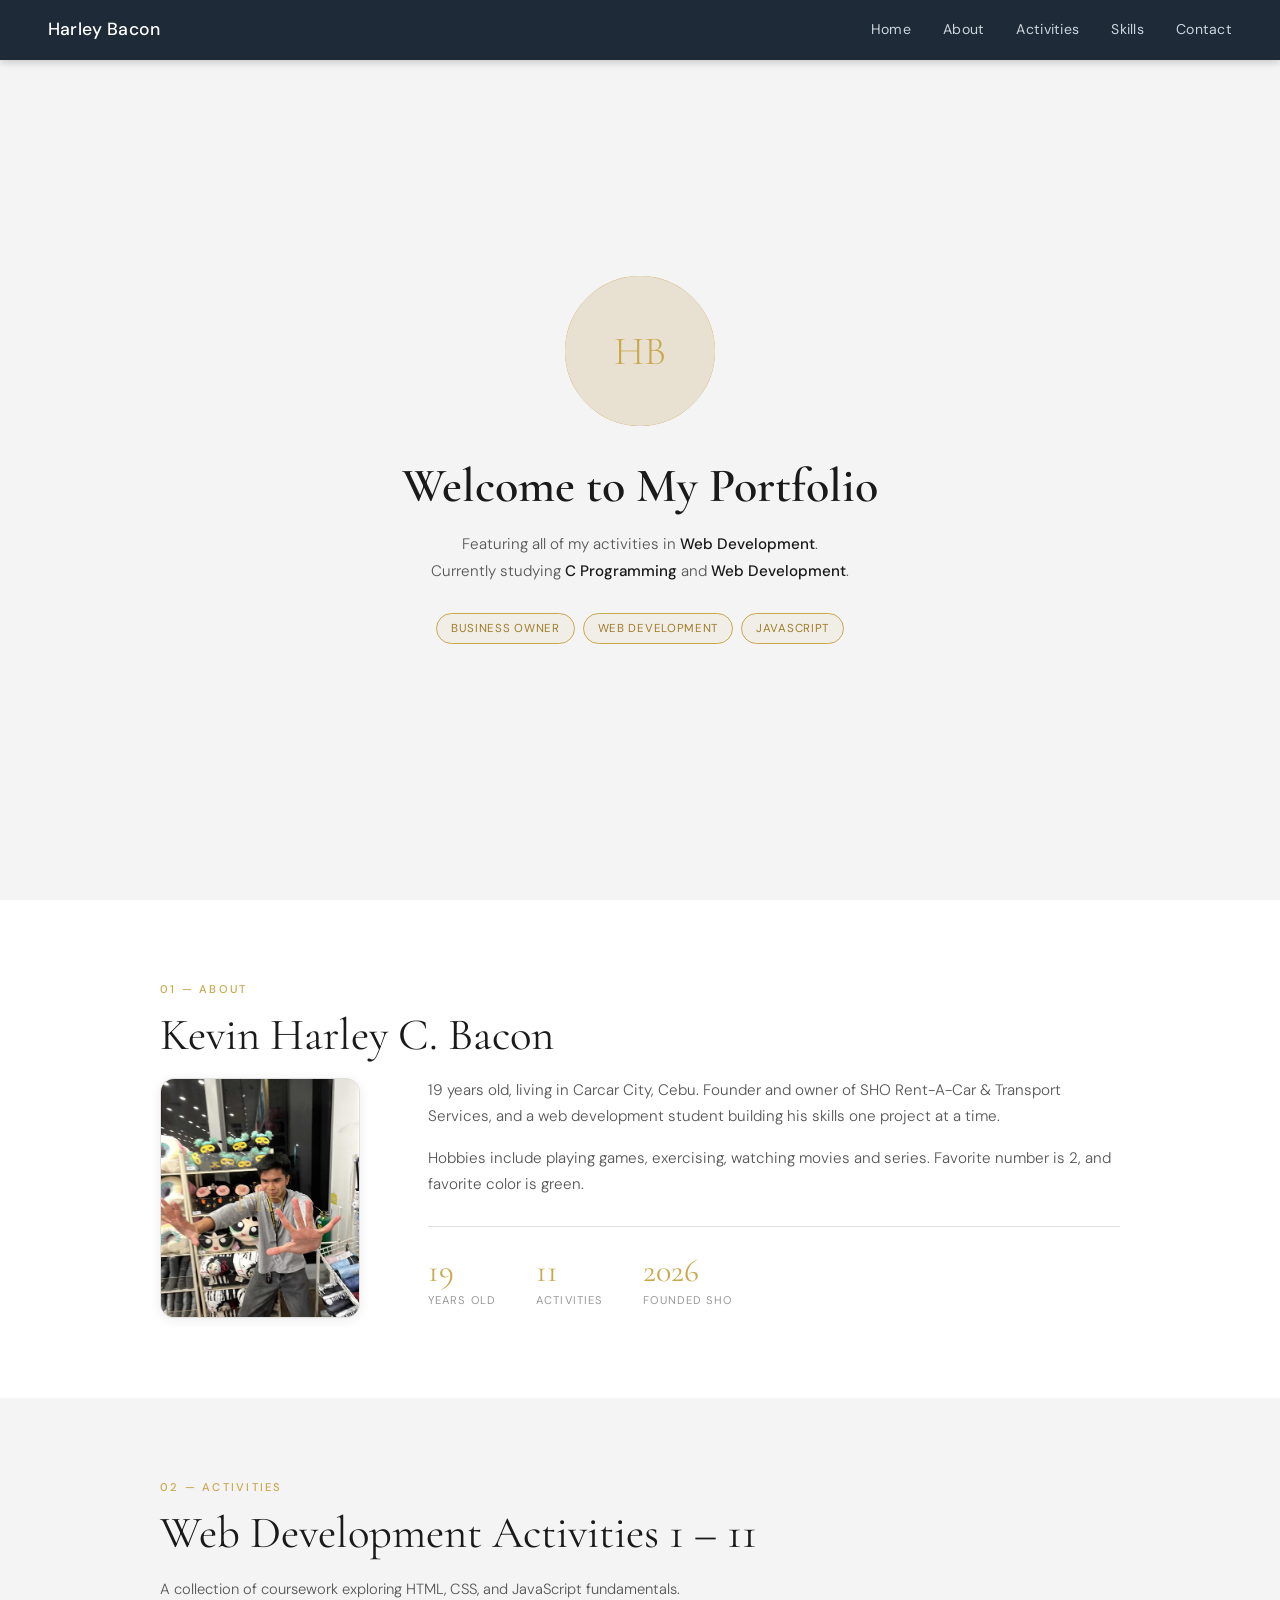
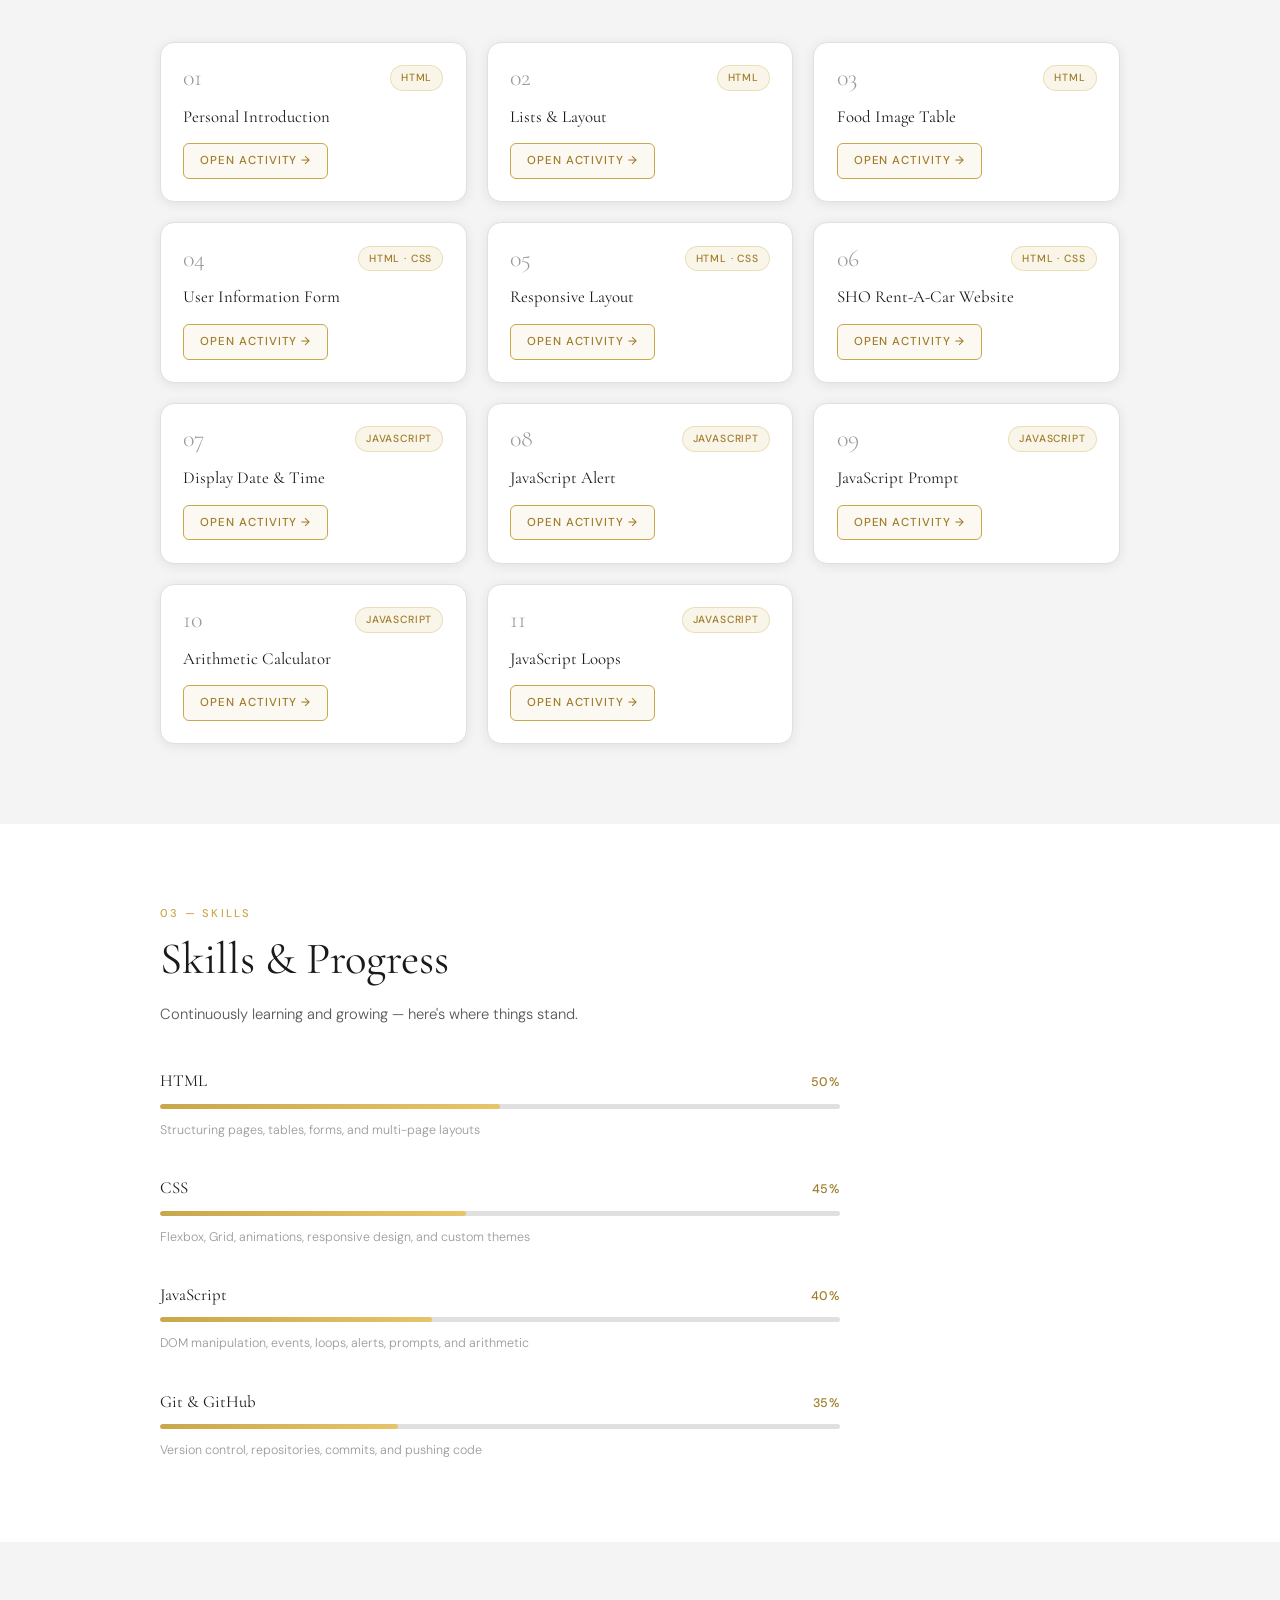
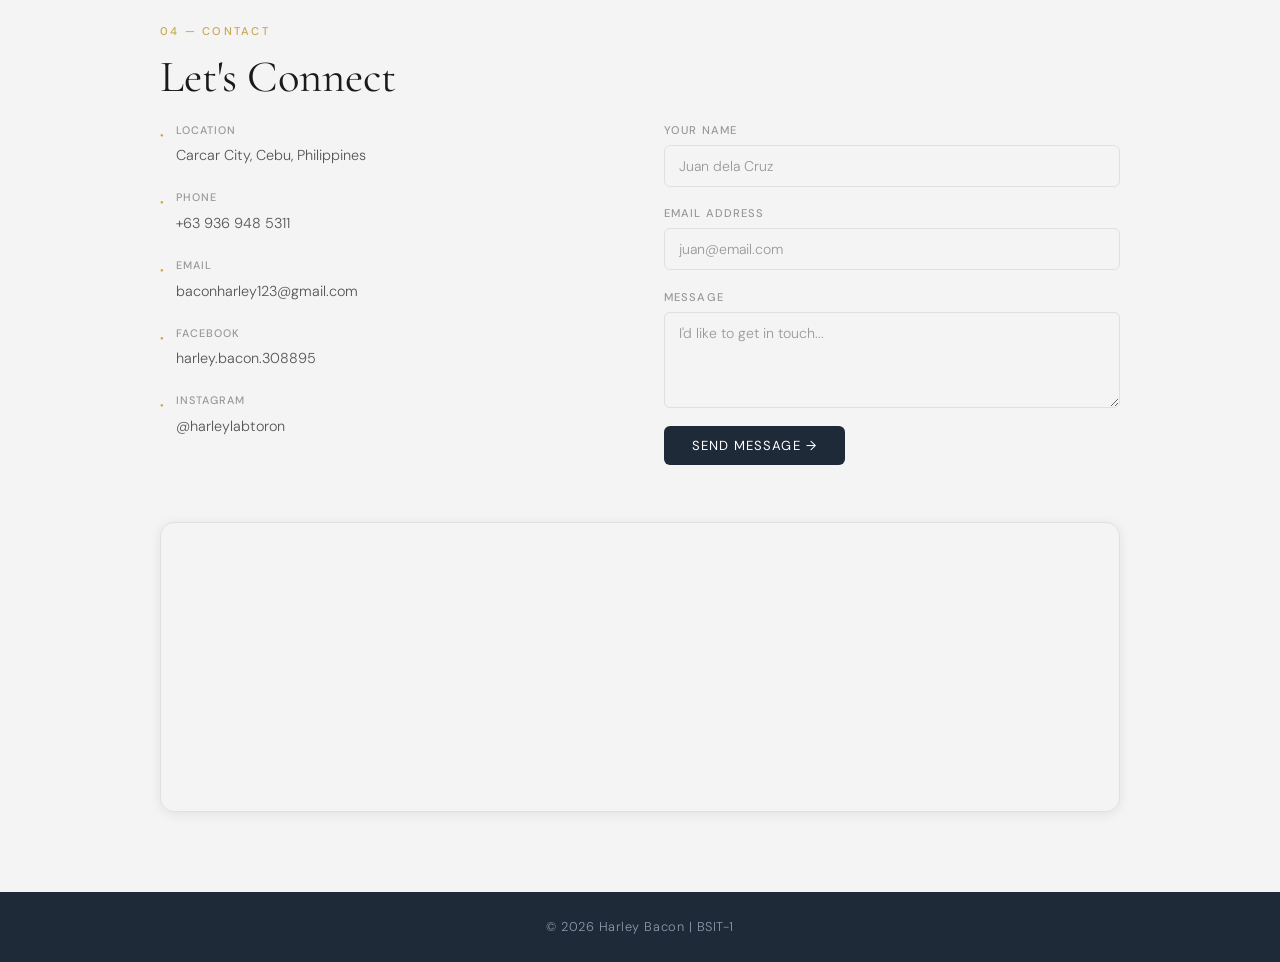
<file: index.html>
<!DOCTYPE html>
<html lang="en">
<head>
  <meta charset="UTF-8">
  <meta name="viewport" content="width=device-width, initial-scale=1.0">
  <title>Harley Bacon — Portfolio</title>
  <link rel="preconnect" href="https://fonts.googleapis.com">
  <link rel="preconnect" href="https://fonts.gstatic.com" crossorigin>
  <link href="https://fonts.googleapis.com/css2?family=Cormorant+Garamond:ital,wght@0,300;0,400;0,600;1,300;1,400&family=DM+Sans:wght@300;400;500&display=swap" rel="stylesheet">
  <link rel="stylesheet" href="portfolio.css">
</head>
<body>

  <!-- NAV -->
  <nav class="nav">
    <span class="nav-name">Harley Bacon</span>
    <div class="nav-links">
      <a href="#home">Home</a>
      <a href="#about">About</a>
      <a href="#activities">Activities</a>
      <a href="#skills">Skills</a>
      <a href="#contact">Contact</a>
    </div>
  </nav>

  <main>

    <!-- HOME -->
    <section id="home" class="section home-section">
      <div class="home-inner">
        <div class="home-photo">
          <img src="Images/harley.jpg" alt="Harley Bacon" onerror="this.parentElement.classList.add('no-img')">
          <div class="home-photo-fallback">HB</div>
        </div>
        <h1 class="home-title">Welcome to My Portfolio</h1>
        <p class="home-sub">
          Featuring all of my activities in <strong>Web Development</strong>.<br>
          Currently studying <strong>C Programming</strong> and <strong>Web Development</strong>.
        </p>
        <div class="home-tags">
          <span class="pill">Business Owner</span>
          <span class="pill">Web Development</span>
          <span class="pill">JavaScript</span>
        </div>
      </div>
    </section>

    <!-- ABOUT -->
    <section id="about" class="section section-alt">
      <div class="section-inner">
        <div class="section-label">01 &mdash; About</div>
        <h2 class="section-heading">Kevin Harley C. Bacon</h2>
        <div class="about-grid">
          <div class="photo-frame">
            <img src="Images/harley.jpg" alt="Harley Bacon" onerror="this.parentElement.classList.add('no-img')">
            <div class="photo-placeholder">HB</div>
          </div>
          <div class="about-text">
            <p>19 years old, living in Carcar City, Cebu. Founder and owner of SHO Rent-A-Car &amp; Transport Services, and a web development student building his skills one project at a time.</p>
            <p>Hobbies include playing games, exercising, watching movies and series. Favorite number is 2, and favorite color is green.</p>
            <div class="about-stats">
              <div class="astat">
                <span class="astat-num">19</span>
                <span class="astat-lbl">Years old</span>
              </div>
              <div class="astat">
                <span class="astat-num">11</span>
                <span class="astat-lbl">Activities</span>
              </div>
              <div class="astat">
                <span class="astat-num">2026</span>
                <span class="astat-lbl">Founded SHO</span>
              </div>
            </div>
          </div>
        </div>
      </div>
    </section>

    <!-- ACTIVITIES -->
    <section id="activities" class="section">
      <div class="section-inner">
        <div class="section-label">02 &mdash; Activities</div>
        <h2 class="section-heading">Web Development Activities 1 &ndash; 11</h2>
        <p class="section-sub">A collection of coursework exploring HTML, CSS, and JavaScript fundamentals.</p>
        <div class="act-grid">

          <div class="act-card">
            <div class="act-header">
              <span class="act-num">01</span>
              <span class="act-tag">HTML</span>
            </div>
            <h3>Personal Introduction</h3>
            <a href="Act1-4v2/activity1.html" target="_blank" class="act-open-btn">Open Activity →</a>
          </div>

          <div class="act-card">
            <div class="act-header">
              <span class="act-num">02</span>
              <span class="act-tag">HTML</span>
            </div>
            <h3>Lists &amp; Layout</h3>
            <a href="Act1-4v2/activity2.html" target="_blank" class="act-open-btn">Open Activity →</a>
          </div>

          <div class="act-card">
            <div class="act-header">
              <span class="act-num">03</span>
              <span class="act-tag">HTML</span>
            </div>
            <h3>Food Image Table</h3>
            <a href="Act1-4v2/activity3.html" target="_blank" class="act-open-btn">Open Activity →</a>
          </div>

          <div class="act-card">
            <div class="act-header">
              <span class="act-num">04</span>
              <span class="act-tag">HTML · CSS</span>
            </div>
            <h3>User Information Form</h3>
            <a href="Act1-4v2/activity4v2.html" target="_blank" class="act-open-btn">Open Activity →</a>
          </div>

          <div class="act-card">
            <div class="act-header">
              <span class="act-num">05</span>
              <span class="act-tag">HTML · CSS</span>
            </div>
            <h3>Responsive Layout</h3>
            <a href="Act 5/Activity5.html" target="_blank" class="act-open-btn">Open Activity →</a>
          </div>

          <div class="act-card">
            <div class="act-header">
              <span class="act-num">06</span>
              <span class="act-tag">HTML · CSS</span>
            </div>
            <h3>SHO Rent-A-Car Website</h3>
            <a href="Act 6/index.html" target="_blank" class="act-open-btn">Open Activity →</a>
          </div>

          <div class="act-card">
            <div class="act-header">
              <span class="act-num">07</span>
              <span class="act-tag">JavaScript</span>
            </div>
            <h3>Display Date &amp; Time</h3>
            <a href="Act7-10/activity7.html" target="_blank" class="act-open-btn">Open Activity →</a>
          </div>

          <div class="act-card">
            <div class="act-header">
              <span class="act-num">08</span>
              <span class="act-tag">JavaScript</span>
            </div>
            <h3>JavaScript Alert</h3>
            <a href="Act7-10/activity8.html" target="_blank" class="act-open-btn">Open Activity →</a>
          </div>

          <div class="act-card">
            <div class="act-header">
              <span class="act-num">09</span>
              <span class="act-tag">JavaScript</span>
            </div>
            <h3>JavaScript Prompt</h3>
            <a href="Act7-10/activity9.html" target="_blank" class="act-open-btn">Open Activity →</a>
          </div>

          <div class="act-card">
            <div class="act-header">
              <span class="act-num">10</span>
              <span class="act-tag">JavaScript</span>
            </div>
            <h3>Arithmetic Calculator</h3>
            <a href="Act7-10/activity10.html" target="_blank" class="act-open-btn">Open Activity →</a>
          </div>

          <div class="act-card">
            <div class="act-header">
              <span class="act-num">11</span>
              <span class="act-tag">JavaScript</span>
            </div>
            <h3>JavaScript Loops</h3>
            <a href="activity11/activity11.html" target="_blank" class="act-open-btn">Open Activity →</a>
          </div>

        </div>
      </div>
    </section>

    <!-- SKILLS -->
    <section id="skills" class="section section-alt">
      <div class="section-inner">
        <div class="section-label">03 &mdash; Skills</div>
        <h2 class="section-heading">Skills &amp; Progress</h2>
        <p class="section-sub">Continuously learning and growing — here's where things stand.</p>
        <div class="skills-progress">

          <div class="skill-bar-item">
            <div class="skill-bar-header">
              <span class="skill-bar-name">HTML</span>
              <span class="skill-bar-pct" data-pct="50">0%</span>
            </div>
            <div class="skill-bar-track">
              <div class="skill-bar-fill" data-width="50"></div>
            </div>
            <span class="skill-bar-label">Structuring pages, tables, forms, and multi-page layouts</span>
          </div>

          <div class="skill-bar-item">
            <div class="skill-bar-header">
              <span class="skill-bar-name">CSS</span>
              <span class="skill-bar-pct" data-pct="45">0%</span>
            </div>
            <div class="skill-bar-track">
              <div class="skill-bar-fill" data-width="45"></div>
            </div>
            <span class="skill-bar-label">Flexbox, Grid, animations, responsive design, and custom themes</span>
          </div>

          <div class="skill-bar-item">
            <div class="skill-bar-header">
              <span class="skill-bar-name">JavaScript</span>
              <span class="skill-bar-pct" data-pct="40">0%</span>
            </div>
            <div class="skill-bar-track">
              <div class="skill-bar-fill" data-width="40"></div>
            </div>
            <span class="skill-bar-label">DOM manipulation, events, loops, alerts, prompts, and arithmetic</span>
          </div>

          <div class="skill-bar-item">
            <div class="skill-bar-header">
              <span class="skill-bar-name">Git &amp; GitHub</span>
              <span class="skill-bar-pct" data-pct="35">0%</span>
            </div>
            <div class="skill-bar-track">
              <div class="skill-bar-fill" data-width="35"></div>
            </div>
            <span class="skill-bar-label">Version control, repositories, commits, and pushing code</span>
          </div>

        </div>
      </div>
    </section>

    <!-- CONTACT -->
    <section id="contact" class="section">
      <div class="section-inner">
        <div class="section-label">04 &mdash; Contact</div>
        <h2 class="section-heading">Let's Connect</h2>
        <div class="contact-grid">

          <div class="contact-details">
            <div class="c-item">
              <span class="c-icon">&#9679;</span>
              <div>
                <span class="c-lbl">Location</span>
                <span class="c-val">Carcar City, Cebu, Philippines</span>
              </div>
            </div>
            <div class="c-item">
              <span class="c-icon">&#9679;</span>
              <div>
                <span class="c-lbl">Phone</span>
                <a href="tel:+639369485311" class="c-val">+63 936 948 5311</a>
              </div>
            </div>
            <div class="c-item">
              <span class="c-icon">&#9679;</span>
              <div>
                <span class="c-lbl">Email</span>
                <a href="mailto:baconharley123@gmail.com" class="c-val">baconharley123@gmail.com</a>
              </div>
            </div>
            <div class="c-item">
              <span class="c-icon">&#9679;</span>
              <div>
                <span class="c-lbl">Facebook</span>
                <a href="https://www.facebook.com/harley.bacon.308895" target="_blank" class="c-val">harley.bacon.308895</a>
              </div>
            </div>
            <div class="c-item">
              <span class="c-icon">&#9679;</span>
              <div>
                <span class="c-lbl">Instagram</span>
                <a href="https://www.instagram.com/harleylabtoron/" target="_blank" class="c-val">@harleylabtoron</a>
              </div>
            </div>
          </div>

          <form class="contact-form" onsubmit="handleSubmit(event)">
            <div class="form-group">
              <label for="name">Your Name</label>
              <input type="text" id="name" placeholder="Juan dela Cruz" required>
            </div>
            <div class="form-group">
              <label for="email">Email Address</label>
              <input type="email" id="email" placeholder="juan@email.com" required>
            </div>
            <div class="form-group">
              <label for="message">Message</label>
              <textarea id="message" rows="4" placeholder="I'd like to get in touch..." required></textarea>
            </div>
            <button type="submit" class="submit-btn">Send Message &rarr;</button>
            <p class="form-note" id="form-note"></p>
          </form>

        </div>

        <div class="map-wrap">
          <iframe src="https://www.google.com/maps/embed?pb=!1m14!1m8!1m3!1d981.9326303556896!2d123.6790868!3d10.1211301!3m2!1i1024!2i768!4f13.1!3m3!1m2!1s0x33a97db74b294963%3A0xa77c3ed5d530fb9!2sShow%20Box%20Builders!5e0!3m2!1sen!2sph!4v1773154544711!5m2!1sen!2sph" width="100%" height="280" style="border:0;" allowfullscreen="" loading="lazy" referrerpolicy="no-referrer-when-downgrade"></iframe>
        </div>
      </div>
    </section>

  </main>

  <footer class="footer">
    <p>&copy; 2026 Harley Bacon | BSIT-1</p>
  </footer>

  <script>
    function handleSubmit(e) {
      e.preventDefault();
      const note = document.getElementById('form-note');
      note.textContent = 'Thanks! Your message has been sent.';
      note.style.color = '#c9a84c';
      e.target.reset();
    }

    // Set skill bar widths and percentages immediately
    document.querySelectorAll('.skill-bar-item').forEach(item => {
      const fill = item.querySelector('.skill-bar-fill');
      const pctEl = item.querySelector('.skill-bar-pct');
      const target = parseInt(fill.getAttribute('data-width'));
      fill.style.width = target + '%';
      pctEl.textContent = target + '%';
    });
  </script>

</body>
</html>
</file>
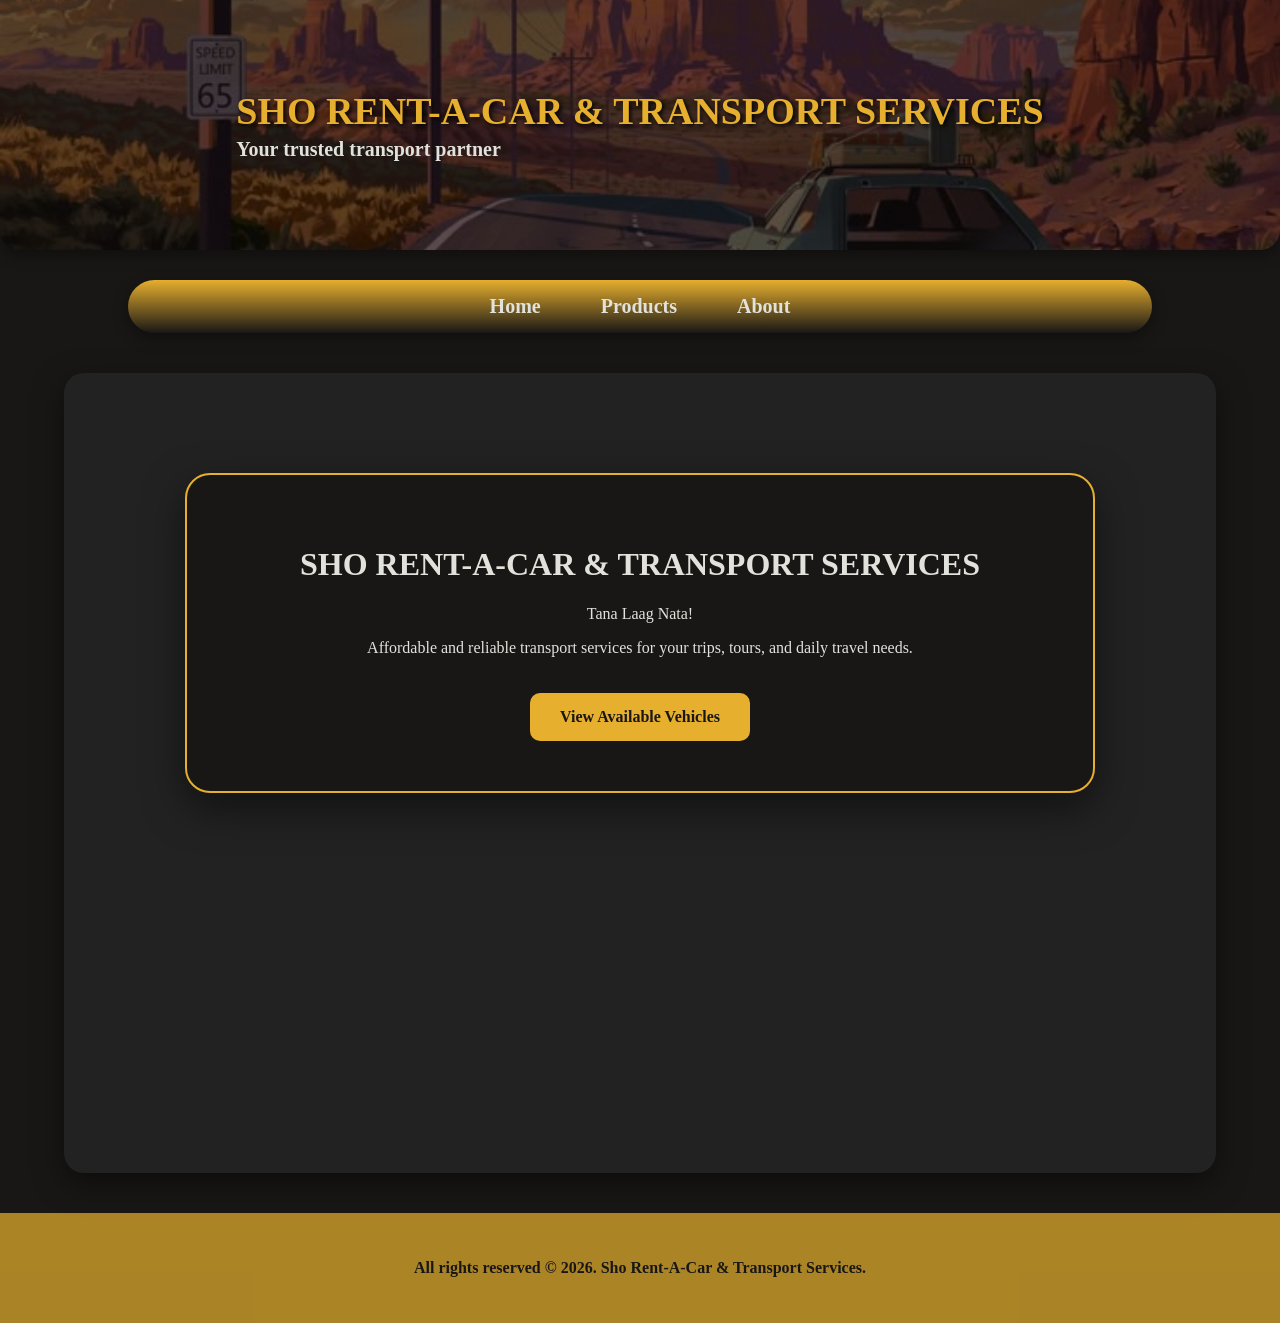
<file: Act 6/index.html>
<!DOCTYPE html>
<html lang="en">
<head>
    <meta charset="UTF-8">
    <title>Sho Rent-A-Car & Transport Services</title>
    <link rel="stylesheet" href="styles.css">
</head>
<body>

    <div class="header">
        <div class="headerlogo">
            <div class="header-text">
                <h1>SHO RENT-A-CAR & TRANSPORT SERVICES</h1>
                <p>Your trusted transport partner</p>
            </div>
        </div>
    </div>

    <div id="nav">
        <a href="home.html" target="mainframe">Home</a>
        <a href="products.html" target="mainframe">Products</a>
        <a href="about.html" target="mainframe">About</a>
    </div>

    <div class="main">
        <iframe src="home.html" name="mainframe" width="100%" height="100%" style="border: none;"></iframe>
    </div>

    <div class="footer">
        <p>All rights reserved &copy; 2026. Sho Rent-A-Car & Transport Services.</p>
    </div>

</body>
</html>
</file>
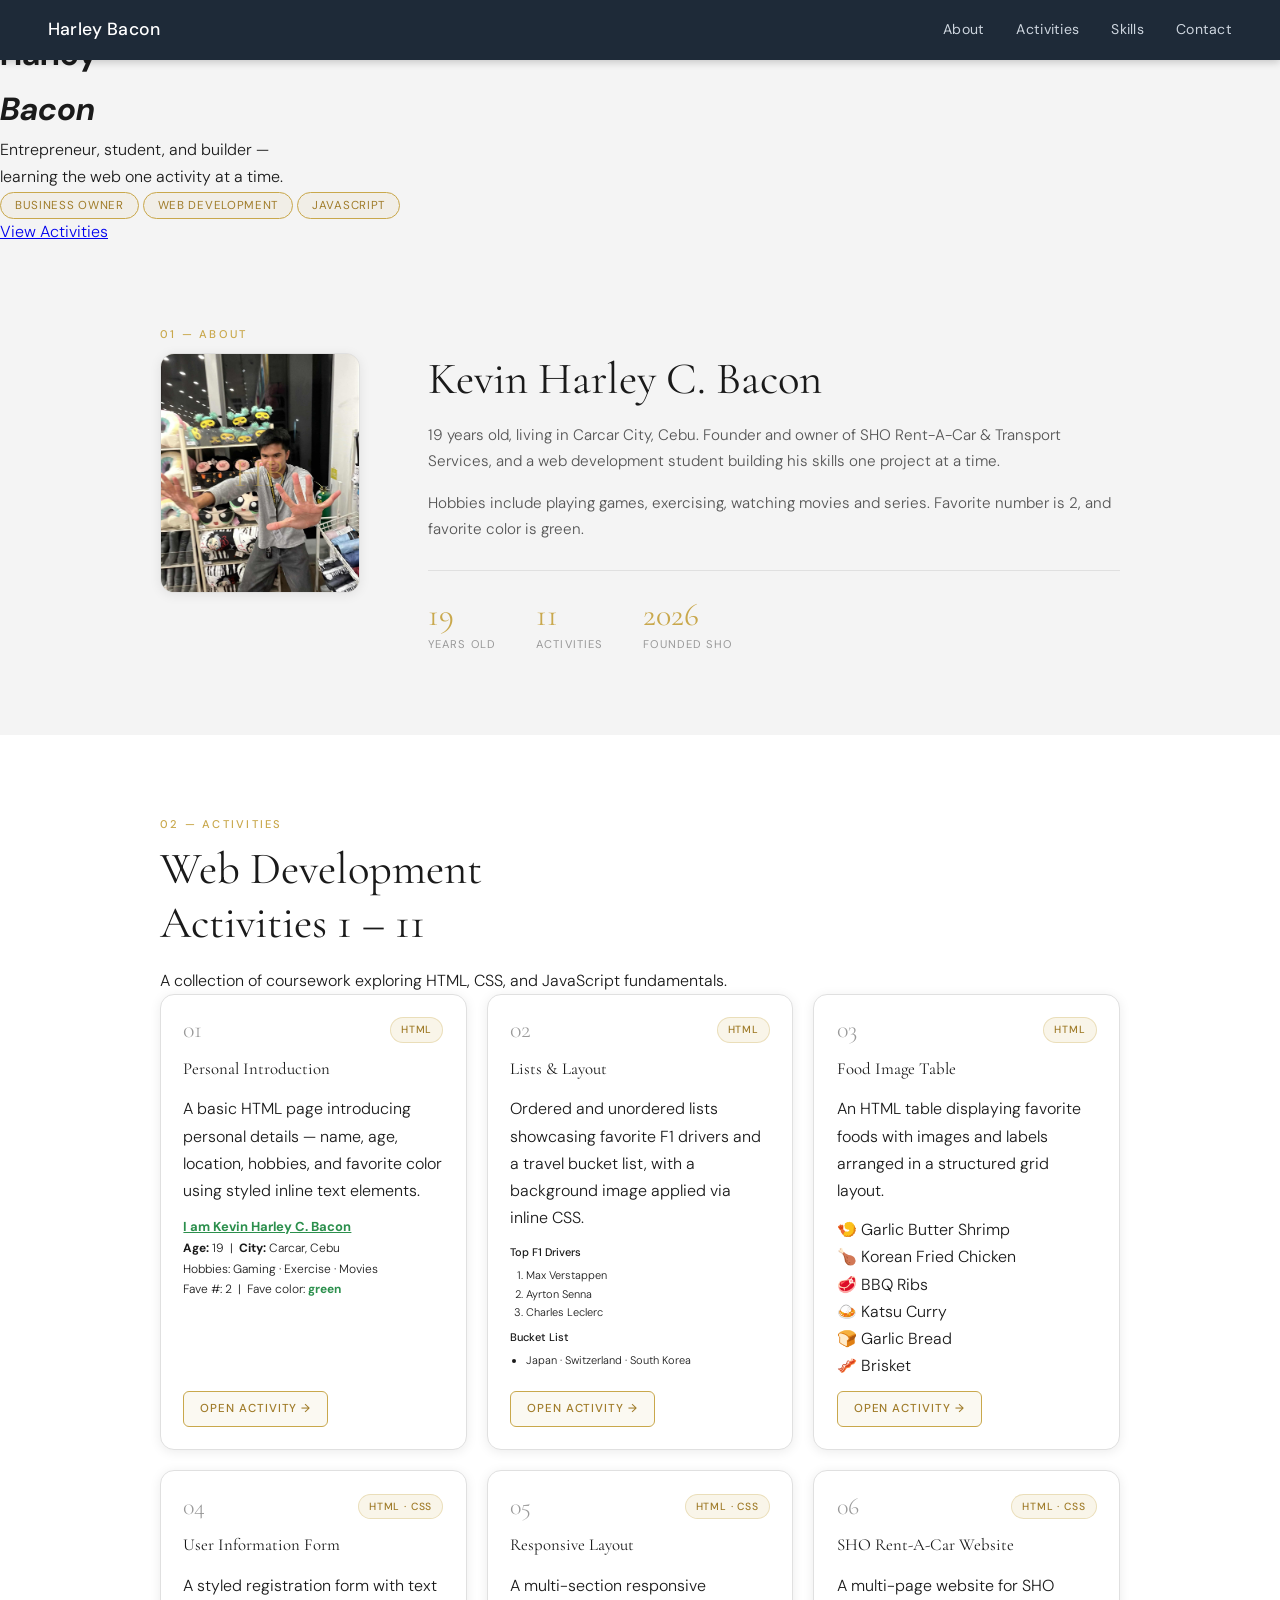
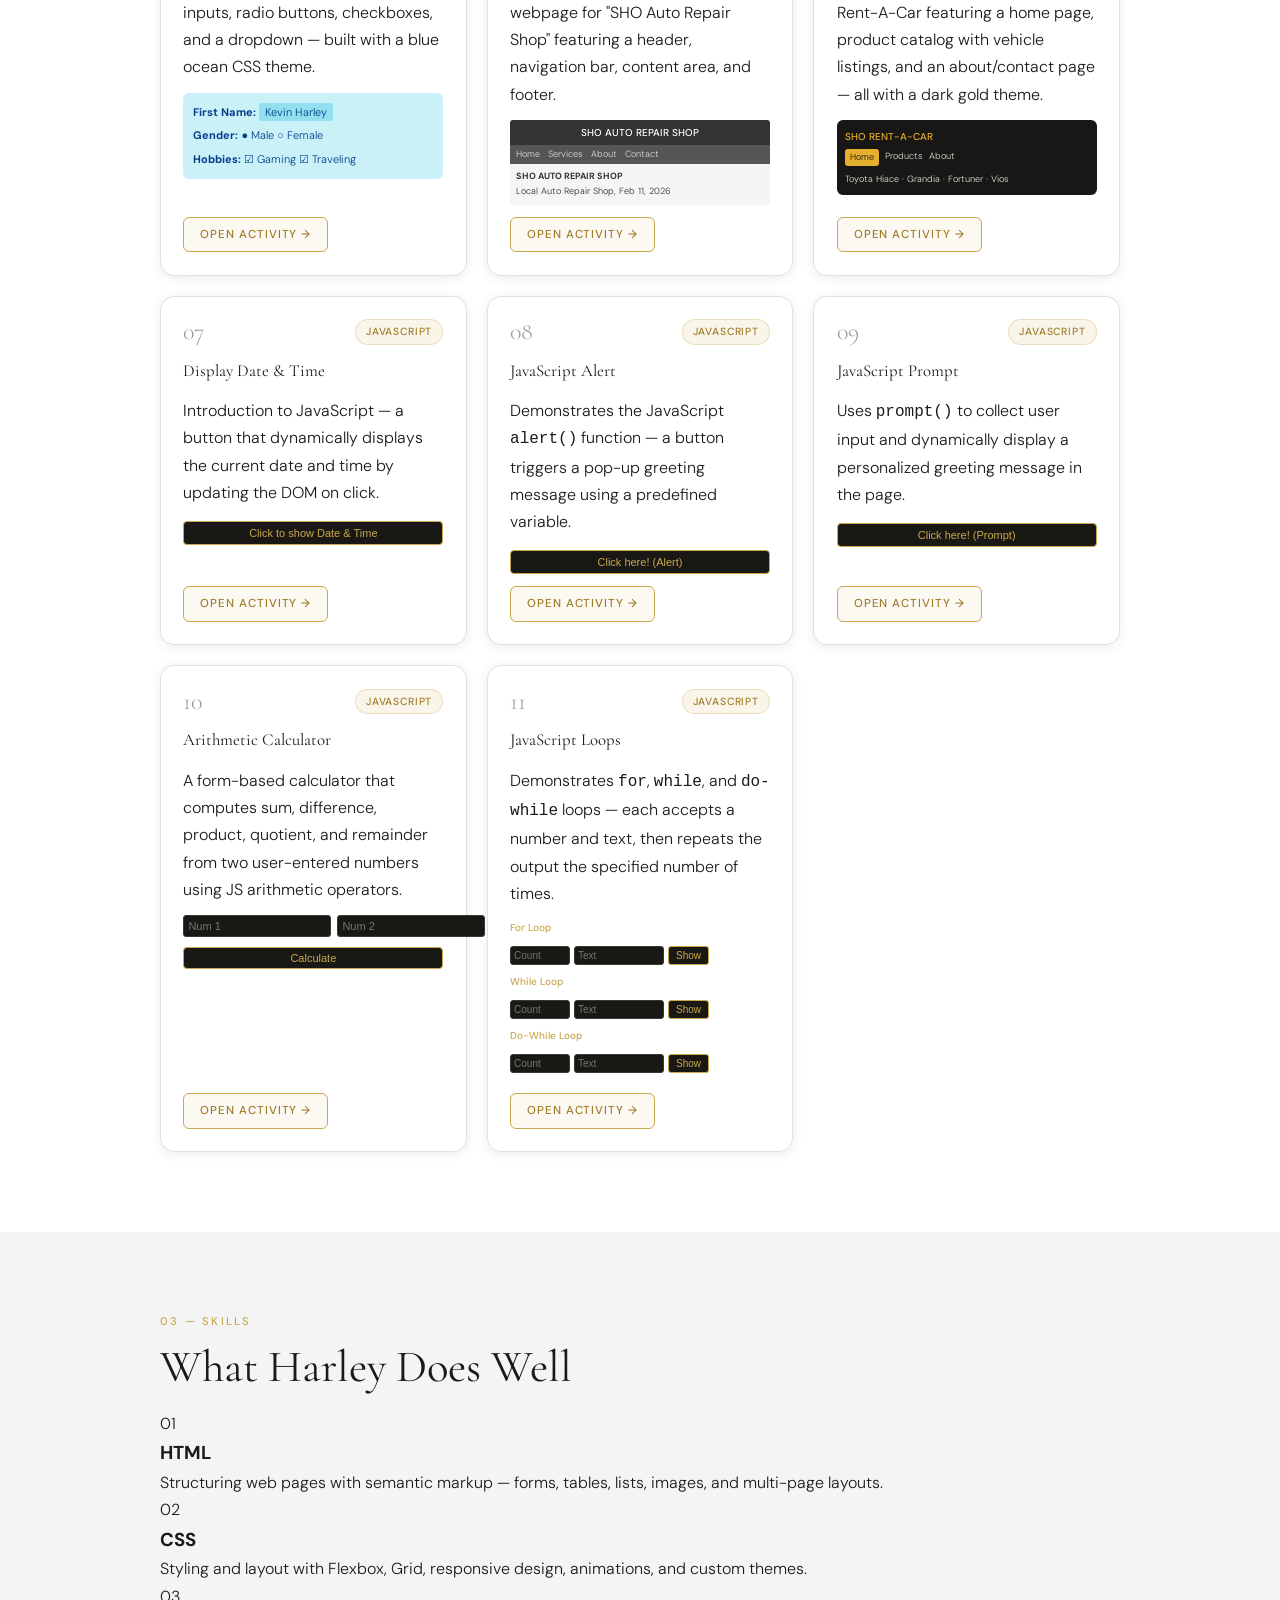
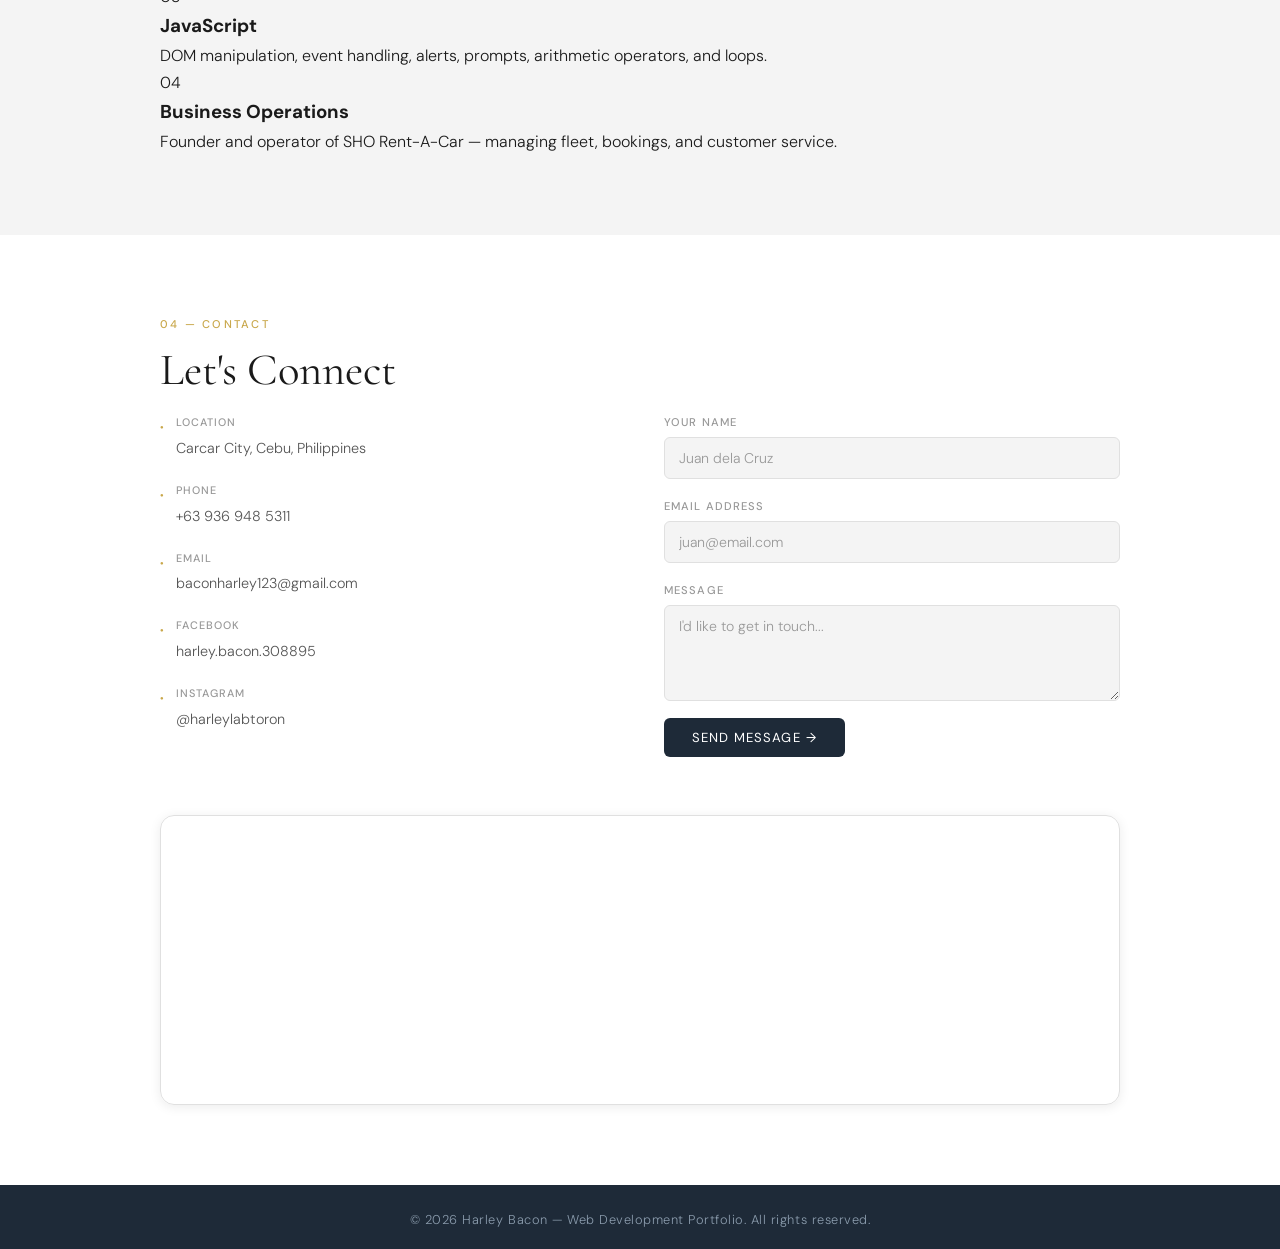
<file: portfolio.html>
<!DOCTYPE html>
<html lang="en">
<head>
  <meta charset="UTF-8">
  <meta name="viewport" content="width=device-width, initial-scale=1.0">
  <title>Harley Bacon — Portfolio</title>
  <link rel="preconnect" href="https://fonts.googleapis.com">
  <link rel="preconnect" href="https://fonts.gstatic.com" crossorigin>
  <link href="https://fonts.googleapis.com/css2?family=Cormorant+Garamond:ital,wght@0,300;0,400;0,600;1,300;1,400&family=DM+Sans:wght@300;400;500&display=swap" rel="stylesheet">
  <link rel="stylesheet" href="portfolio.css">
</head>
<body>

  <div class="noise"></div>

  <nav class="nav">
    <span class="nav-name">Harley Bacon</span>
    <div class="nav-links">
      <a href="#about">About</a>
      <a href="#activities">Activities</a>
      <a href="#skills">Skills</a>
      <a href="#contact">Contact</a>
    </div>
  </nav>

  <header class="hero">
    <div class="hero-inner">
      <p class="hero-eyebrow">Web Development Student · Carcar City, Cebu</p>
      <h1 class="hero-name">Harley<br><em>Bacon</em></h1>
      <p class="hero-tagline">Entrepreneur, student, and builder —<br>learning the web one activity at a time.</p>
      <div class="hero-tags">
        <span class="pill">Business Owner</span>
        <span class="pill">Web Development</span>
        <span class="pill">JavaScript</span>
      </div>
      <a href="#activities" class="hero-cta">View Activities</a>
    </div>
    <div class="hero-decor">
      <div class="decor-line"></div>
      <div class="decor-circle"></div>
      <div class="decor-ring"></div>
    </div>
  </header>

  <main>

    <!-- ABOUT -->
    <section id="about" class="section">
      <div class="section-inner">
        <div class="section-label">01 &mdash; About</div>
        <div class="about-grid">
          <div class="about-photo">
            <div class="photo-frame">
              <img src="Images/harley.jpg" alt="Harley Bacon" onerror="this.parentElement.classList.add('no-img')">
              <div class="photo-placeholder">HB</div>
            </div>
          </div>
          <div class="about-text">
            <h2 class="section-heading">Kevin Harley C. Bacon</h2>
            <p>19 years old, living in Carcar City, Cebu. Founder and owner of SHO Rent-A-Car &amp; Transport Services, and a web development student building his skills one project at a time.</p>
            <p>Hobbies include playing games, exercising, watching movies and series. Favorite number is 2, and favorite color is green.</p>
            <div class="about-stats">
              <div class="astat">
                <span class="astat-num">19</span>
                <span class="astat-lbl">Years old</span>
              </div>
              <div class="astat">
                <span class="astat-num">11</span>
                <span class="astat-lbl">Activities</span>
              </div>
              <div class="astat">
                <span class="astat-num">2026</span>
                <span class="astat-lbl">Founded SHO</span>
              </div>
            </div>
          </div>
        </div>
      </div>
    </section>

    <!-- ACTIVITIES -->
    <section id="activities" class="section section-alt">
      <div class="section-inner">
        <div class="section-label">02 &mdash; Activities</div>
        <h2 class="section-heading">Web Development<br>Activities 1 &ndash; 11</h2>
        <p class="venture-sub">A collection of coursework exploring HTML, CSS, and JavaScript fundamentals.</p>

        <div class="act-grid">

          <!-- Activity 1 -->
          <div class="act-card">
            <div class="act-header">
              <span class="act-num">01</span>
              <span class="act-tag">HTML</span>
            </div>
            <h3>Personal Introduction</h3>
            <p>A basic HTML page introducing personal details — name, age, location, hobbies, and favorite color using styled inline text elements.</p>
            <div class="act-preview act1-preview">
              <p style="color:#2b8f4c;font-weight:bold;text-decoration:underline;font-size:13px;">I am Kevin Harley C. Bacon</p>
              <p style="font-size:12px;"><b>Age:</b> 19 &nbsp;|&nbsp; <b>City:</b> Carcar, Cebu</p>
              <p style="font-size:12px;">Hobbies: Gaming · Exercise · Movies</p>
              <p style="font-size:12px;">Fave #: 2 &nbsp;|&nbsp; Fave color: <b style="color:#2b8f4c;">green</b></p>
            </div>
            <a href="Act1-4v2/activity1.html" target="_blank" class="act-open-btn">Open Activity →</a>
          </div>

          <!-- Activity 2 -->
          <div class="act-card">
            <div class="act-header">
              <span class="act-num">02</span>
              <span class="act-tag">HTML</span>
            </div>
            <h3>Lists &amp; Layout</h3>
            <p>Ordered and unordered lists showcasing favorite F1 drivers and a travel bucket list, with a background image applied via inline CSS.</p>
            <div class="act-preview">
              <p style="font-size:11px;font-weight:500;margin-bottom:4px;">Top F1 Drivers</p>
              <ol style="font-size:11px;padding-left:16px;margin:0 0 6px;">
                <li>Max Verstappen</li>
                <li>Ayrton Senna</li>
                <li>Charles Leclerc</li>
              </ol>
              <p style="font-size:11px;font-weight:500;margin-bottom:4px;">Bucket List</p>
              <ul style="font-size:11px;padding-left:16px;margin:0;">
                <li>Japan · Switzerland · South Korea</li>
              </ul>
            </div>
            <a href="Act1-4v2/activity2.html" target="_blank" class="act-open-btn">Open Activity →</a>
          </div>

          <!-- Activity 3 -->
          <div class="act-card">
            <div class="act-header">
              <span class="act-num">03</span>
              <span class="act-tag">HTML</span>
            </div>
            <h3>Food Image Table</h3>
            <p>An HTML table displaying favorite foods with images and labels arranged in a structured grid layout.</p>
            <div class="act-preview act3-preview">
              <div class="food-grid-mini">
                <div class="food-item-mini">🍤 Garlic Butter Shrimp</div>
                <div class="food-item-mini">🍗 Korean Fried Chicken</div>
                <div class="food-item-mini">🥩 BBQ Ribs</div>
                <div class="food-item-mini">🍛 Katsu Curry</div>
                <div class="food-item-mini">🍞 Garlic Bread</div>
                <div class="food-item-mini">🥓 Brisket</div>
              </div>
            </div>
            <a href="Act1-4v2/activity3.html" target="_blank" class="act-open-btn">Open Activity →</a>
          </div>

          <!-- Activity 4 -->
          <div class="act-card">
            <div class="act-header">
              <span class="act-num">04</span>
              <span class="act-tag">HTML · CSS</span>
            </div>
            <h3>User Information Form</h3>
            <p>A styled registration form with text inputs, radio buttons, checkboxes, and a dropdown — built with a blue ocean CSS theme.</p>
            <div class="act-preview act4-preview">
              <div style="background:#caf0f8;border-radius:6px;padding:10px;font-size:11px;color:#023e8a;">
                <div style="margin-bottom:5px;"><b>First Name:</b> <span style="background:#90e0ef;padding:2px 6px;border-radius:3px;">Kevin Harley</span></div>
                <div style="margin-bottom:5px;"><b>Gender:</b> ● Male ○ Female</div>
                <div><b>Hobbies:</b> ☑ Gaming ☑ Traveling</div>
              </div>
            </div>
            <a href="Act1-4v2/activity4v2.html" target="_blank" class="act-open-btn">Open Activity →</a>
          </div>

          <!-- Activity 5 -->
          <div class="act-card">
            <div class="act-header">
              <span class="act-num">05</span>
              <span class="act-tag">HTML · CSS</span>
            </div>
            <h3>Responsive Layout</h3>
            <p>A multi-section responsive webpage for "SHO Auto Repair Shop" featuring a header, navigation bar, content area, and footer.</p>
            <div class="act-preview act5-preview">
              <div style="font-size:10px;">
                <div style="background:#333;color:#fff;padding:4px 6px;border-radius:3px 3px 0 0;text-align:center;font-weight:500;">SHO AUTO REPAIR SHOP</div>
                <div style="background:#555;color:#ddd;padding:2px 6px;display:flex;gap:8px;font-size:9px;">
                  <span>Home</span><span>Services</span><span>About</span><span>Contact</span>
                </div>
                <div style="background:#f5f5f5;color:#333;padding:5px 6px;font-size:9px;border-radius:0 0 3px 3px;">
                  <b>SHO AUTO REPAIR SHOP</b><br>Local Auto Repair Shop, Feb 11, 2026
                </div>
              </div>
            </div>
            <a href="Act 5/Activity5.html" target="_blank" class="act-open-btn">Open Activity →</a>
          </div>

          <!-- Activity 6 -->
          <div class="act-card">
            <div class="act-header">
              <span class="act-num">06</span>
              <span class="act-tag">HTML · CSS</span>
            </div>
            <h3>SHO Rent-A-Car Website</h3>
            <p>A multi-page website for SHO Rent-A-Car featuring a home page, product catalog with vehicle listings, and an about/contact page — all with a dark gold theme.</p>
            <div class="act-preview act6-preview">
              <div style="background:#191716;border-radius:6px;padding:8px;font-size:10px;">
                <div style="color:#E6AF2E;font-weight:500;margin-bottom:4px;">SHO RENT-A-CAR</div>
                <div style="display:flex;gap:6px;margin-bottom:6px;">
                  <span style="background:#E6AF2E;color:#191716;padding:1px 5px;border-radius:3px;font-size:9px;">Home</span>
                  <span style="color:#E0E2DB;font-size:9px;">Products</span>
                  <span style="color:#E0E2DB;font-size:9px;">About</span>
                </div>
                <div style="color:#E0E2DB;font-size:9px;">Toyota Hiace · Grandia · Fortuner · Vios</div>
              </div>
            </div>
            <a href="Act 6/index.html" target="_blank" class="act-open-btn">Open Activity →</a>
          </div>

          <!-- Activity 7 -->
          <div class="act-card">
            <div class="act-header">
              <span class="act-num">07</span>
              <span class="act-tag">JavaScript</span>
            </div>
            <h3>Display Date &amp; Time</h3>
            <p>Introduction to JavaScript — a button that dynamically displays the current date and time by updating the DOM on click.</p>
            <div class="act-preview">
              <button class="demo-btn" onclick="document.getElementById('act7out').innerText = Date();" style="font-size:11px;padding:5px 10px;cursor:pointer;background:#1a1815;color:#c9a84c;border:1px solid #c9a84c;border-radius:4px;width:100%;margin-bottom:6px;">Click to show Date &amp; Time</button>
              <p id="act7out" style="font-size:10px;color:var(--text-muted);min-height:14px;word-break:break-all;"></p>
            </div>
            <a href="Act7-10/activity7.html" target="_blank" class="act-open-btn">Open Activity →</a>
          </div>

          <!-- Activity 8 -->
          <div class="act-card">
            <div class="act-header">
              <span class="act-num">08</span>
              <span class="act-tag">JavaScript</span>
            </div>
            <h3>JavaScript Alert</h3>
            <p>Demonstrates the JavaScript <code>alert()</code> function — a button triggers a pop-up greeting message using a predefined variable.</p>
            <div class="act-preview">
              <button onclick="alert('Hi Your name here, I am an alert box!');" style="font-size:11px;padding:5px 10px;cursor:pointer;background:#1a1815;color:#c9a84c;border:1px solid #c9a84c;border-radius:4px;width:100%;">Click here! (Alert)</button>
            </div>
            <a href="Act7-10/activity8.html" target="_blank" class="act-open-btn">Open Activity →</a>
          </div>

          <!-- Activity 9 -->
          <div class="act-card">
            <div class="act-header">
              <span class="act-num">09</span>
              <span class="act-tag">JavaScript</span>
            </div>
            <h3>JavaScript Prompt</h3>
            <p>Uses <code>prompt()</code> to collect user input and dynamically display a personalized greeting message in the page.</p>
            <div class="act-preview">
              <button onclick="(function(){let n=prompt('Full name:','Enter full name here');document.getElementById('act9out').innerText=n?'Hello '+n+'! How are you today?':'The field is required!';})()" style="font-size:11px;padding:5px 10px;cursor:pointer;background:#1a1815;color:#c9a84c;border:1px solid #c9a84c;border-radius:4px;width:100%;margin-bottom:6px;">Click here! (Prompt)</button>
              <p id="act9out" style="font-size:11px;color:var(--text-muted);min-height:14px;"></p>
            </div>
            <a href="Act7-10/activity9.html" target="_blank" class="act-open-btn">Open Activity →</a>
          </div>

          <!-- Activity 10 -->
          <div class="act-card">
            <div class="act-header">
              <span class="act-num">10</span>
              <span class="act-tag">JavaScript</span>
            </div>
            <h3>Arithmetic Calculator</h3>
            <p>A form-based calculator that computes sum, difference, product, quotient, and remainder from two user-entered numbers using JS arithmetic operators.</p>
            <div class="act-preview">
              <div style="display:flex;gap:6px;margin-bottom:6px;">
                <input id="a10n1" type="number" placeholder="Num 1" style="flex:1;padding:4px;font-size:11px;background:#1a1815;border:1px solid #3a3830;color:var(--text);border-radius:3px;">
                <input id="a10n2" type="number" placeholder="Num 2" style="flex:1;padding:4px;font-size:11px;background:#1a1815;border:1px solid #3a3830;color:var(--text);border-radius:3px;">
              </div>
              <button onclick="(function(){const a=parseFloat(document.getElementById('a10n1').value),b=parseFloat(document.getElementById('a10n2').value);if(isNaN(a)||isNaN(b)){document.getElementById('a10out').innerHTML='Enter valid numbers.';return;}document.getElementById('a10out').innerHTML='Sum: '+(a+b).toFixed(2)+'<br>Diff: '+(a-b).toFixed(2)+'<br>Product: '+(a*b).toFixed(2)+'<br>Quotient: '+(a/b).toFixed(2)+'<br>Remainder: '+(a%b).toFixed(2);})()" style="font-size:11px;padding:4px 8px;cursor:pointer;background:#1a1815;color:#c9a84c;border:1px solid #c9a84c;border-radius:4px;width:100%;margin-bottom:6px;">Calculate</button>
              <div id="a10out" style="font-size:10px;color:var(--text-muted);line-height:1.8;"></div>
            </div>
            <a href="Act7-10/activity10.html" target="_blank" class="act-open-btn">Open Activity →</a>
          </div>

          <!-- Activity 11 -->
          <div class="act-card act-card-wide">
            <div class="act-header">
              <span class="act-num">11</span>
              <span class="act-tag">JavaScript</span>
            </div>
            <h3>JavaScript Loops</h3>
            <p>Demonstrates <code>for</code>, <code>while</code>, and <code>do-while</code> loops — each accepts a number and text, then repeats the output the specified number of times.</p>
            <div class="act-preview act11-preview">
              <div class="loop-demo-grid">
                <div class="loop-block">
                  <p style="font-size:10px;font-weight:500;margin-bottom:4px;color:var(--accent);">For Loop</p>
                  <input id="a11fn" type="number" placeholder="Count" style="width:60px;padding:3px;font-size:10px;background:#1a1815;border:1px solid #3a3830;color:var(--text);border-radius:3px;margin-bottom:3px;">
                  <input id="a11ft" type="text" placeholder="Text" style="width:90px;padding:3px;font-size:10px;background:#1a1815;border:1px solid #3a3830;color:var(--text);border-radius:3px;margin-bottom:4px;">
                  <button onclick="(function(){let c=parseInt(document.getElementById('a11fn').value),t=document.getElementById('a11ft').value,r='';if(isNaN(c))return;for(let i=0;i<c;i++)r+=(i+1)+'. '+t+'<br>';document.getElementById('a11fo').innerHTML=r;})()" style="font-size:10px;padding:3px 7px;cursor:pointer;background:#1a1815;color:#c9a84c;border:1px solid #c9a84c;border-radius:3px;">Show</button>
                  <div id="a11fo" style="font-size:10px;color:var(--text-muted);margin-top:4px;max-height:60px;overflow-y:auto;"></div>
                </div>
                <div class="loop-block">
                  <p style="font-size:10px;font-weight:500;margin-bottom:4px;color:var(--accent);">While Loop</p>
                  <input id="a11wn" type="number" placeholder="Count" style="width:60px;padding:3px;font-size:10px;background:#1a1815;border:1px solid #3a3830;color:var(--text);border-radius:3px;margin-bottom:3px;">
                  <input id="a11wt" type="text" placeholder="Text" style="width:90px;padding:3px;font-size:10px;background:#1a1815;border:1px solid #3a3830;color:var(--text);border-radius:3px;margin-bottom:4px;">
                  <button onclick="(function(){let c=parseInt(document.getElementById('a11wn').value),t=document.getElementById('a11wt').value,r='',i=0;if(isNaN(c))return;while(i<c){r+=(i+1)+'. '+t+'<br>';i++;}document.getElementById('a11wo').innerHTML=r;})()" style="font-size:10px;padding:3px 7px;cursor:pointer;background:#1a1815;color:#c9a84c;border:1px solid #c9a84c;border-radius:3px;">Show</button>
                  <div id="a11wo" style="font-size:10px;color:var(--text-muted);margin-top:4px;max-height:60px;overflow-y:auto;"></div>
                </div>
                <div class="loop-block">
                  <p style="font-size:10px;font-weight:500;margin-bottom:4px;color:var(--accent);">Do-While Loop</p>
                  <input id="a11dn" type="number" placeholder="Count" style="width:60px;padding:3px;font-size:10px;background:#1a1815;border:1px solid #3a3830;color:var(--text);border-radius:3px;margin-bottom:3px;">
                  <input id="a11dt" type="text" placeholder="Text" style="width:90px;padding:3px;font-size:10px;background:#1a1815;border:1px solid #3a3830;color:var(--text);border-radius:3px;margin-bottom:4px;">
                  <button onclick="(function(){let c=parseInt(document.getElementById('a11dn').value),t=document.getElementById('a11dt').value,r='',i=0;if(isNaN(c)||c<=0){document.getElementById('a11do').innerHTML='';return;}do{r+=(i+1)+'. '+t+'<br>';i++;}while(i<c);document.getElementById('a11do').innerHTML=r;})()" style="font-size:10px;padding:3px 7px;cursor:pointer;background:#1a1815;color:#c9a84c;border:1px solid #c9a84c;border-radius:3px;">Show</button>
                  <div id="a11do" style="font-size:10px;color:var(--text-muted);margin-top:4px;max-height:60px;overflow-y:auto;"></div>
                </div>
              </div>
            </div>
            <a href="activity11/activity11.html" target="_blank" class="act-open-btn">Open Activity →</a>
          </div>

        </div>
      </div>
    </section>

    <!-- SKILLS -->
    <section id="skills" class="section">
      <div class="section-inner">
        <div class="section-label">03 &mdash; Skills</div>
        <h2 class="section-heading">What Harley Does Well</h2>
        <div class="skills-grid">
          <div class="skill-card">
            <div class="skill-num">01</div>
            <h3>HTML</h3>
            <p>Structuring web pages with semantic markup — forms, tables, lists, images, and multi-page layouts.</p>
          </div>
          <div class="skill-card">
            <div class="skill-num">02</div>
            <h3>CSS</h3>
            <p>Styling and layout with Flexbox, Grid, responsive design, animations, and custom themes.</p>
          </div>
          <div class="skill-card">
            <div class="skill-num">03</div>
            <h3>JavaScript</h3>
            <p>DOM manipulation, event handling, alerts, prompts, arithmetic operators, and loops.</p>
          </div>
          <div class="skill-card">
            <div class="skill-num">04</div>
            <h3>Business Operations</h3>
            <p>Founder and operator of SHO Rent-A-Car — managing fleet, bookings, and customer service.</p>
          </div>
        </div>
      </div>
    </section>

    <!-- CONTACT -->
    <section id="contact" class="section section-alt">
      <div class="section-inner">
        <div class="section-label">04 &mdash; Contact</div>
        <h2 class="section-heading">Let's Connect</h2>
        <div class="contact-grid">
          <div class="contact-details">
            <div class="c-item">
              <span class="c-icon">&#9679;</span>
              <div>
                <span class="c-lbl">Location</span>
                <span class="c-val">Carcar City, Cebu, Philippines</span>
              </div>
            </div>
            <div class="c-item">
              <span class="c-icon">&#9679;</span>
              <div>
                <span class="c-lbl">Phone</span>
                <a href="tel:+639369485311" class="c-val">+63 936 948 5311</a>
              </div>
            </div>
            <div class="c-item">
              <span class="c-icon">&#9679;</span>
              <div>
                <span class="c-lbl">Email</span>
                <a href="mailto:baconharley123@gmail.com" class="c-val">baconharley123@gmail.com</a>
              </div>
            </div>
            <div class="c-item">
              <span class="c-icon">&#9679;</span>
              <div>
                <span class="c-lbl">Facebook</span>
                <a href="https://www.facebook.com/harley.bacon.308895" target="_blank" class="c-val">harley.bacon.308895</a>
              </div>
            </div>
            <div class="c-item">
              <span class="c-icon">&#9679;</span>
              <div>
                <span class="c-lbl">Instagram</span>
                <a href="https://www.instagram.com/harleylabtoron/" target="_blank" class="c-val">@harleylabtoron</a>
              </div>
            </div>
          </div>

          <form class="contact-form" onsubmit="handleSubmit(event)">
            <div class="form-group">
              <label for="name">Your Name</label>
              <input type="text" id="name" placeholder="Juan dela Cruz" required>
            </div>
            <div class="form-group">
              <label for="email">Email Address</label>
              <input type="email" id="email" placeholder="juan@email.com" required>
            </div>
            <div class="form-group">
              <label for="message">Message</label>
              <textarea id="message" rows="4" placeholder="I'd like to get in touch..." required></textarea>
            </div>
            <button type="submit" class="submit-btn">Send Message &rarr;</button>
            <p class="form-note" id="form-note"></p>
          </form>
        </div>

        <div class="map-wrap">
          <iframe src="https://www.google.com/maps/embed?pb=!1m14!1m8!1m3!1d981.9326303556896!2d123.6790868!3d10.1211301!3m2!1i1024!2i768!4f13.1!3m3!1m2!1s0x33a97db74b294963%3A0xa77c3ed5d530fb9!2sShow%20Box%20Builders!5e0!3m2!1sen!2sph!4v1773154544711!5m2!1sen!2sph" width="100%" height="280" style="border:0;" allowfullscreen="" loading="lazy" referrerpolicy="no-referrer-when-downgrade"></iframe>
        </div>
      </div>
    </section>

  </main>

  <footer class="footer">
    <p>&copy; 2026 Harley Bacon &mdash; Web Development Portfolio. All rights reserved.</p>
  </footer>

  <script>
    function handleSubmit(e) {
      e.preventDefault();
      const note = document.getElementById('form-note');
      note.textContent = 'Thanks! Your message has been sent.';
      note.style.color = '#4a7c4e';
      e.target.reset();
    }

    document.querySelectorAll('a[href^="#"]').forEach(a => {
      a.addEventListener('click', e => {
        e.preventDefault();
        document.querySelector(a.getAttribute('href')).scrollIntoView({ behavior: 'smooth' });
      });
    });

    const observer = new IntersectionObserver(entries => {
      entries.forEach(e => { if (e.isIntersecting) e.target.classList.add('visible'); });
    }, { threshold: 0.1 });
    document.querySelectorAll('.section, .act-card, .skill-card').forEach(el => observer.observe(el));
  </script>

</body>
</html>
</file>
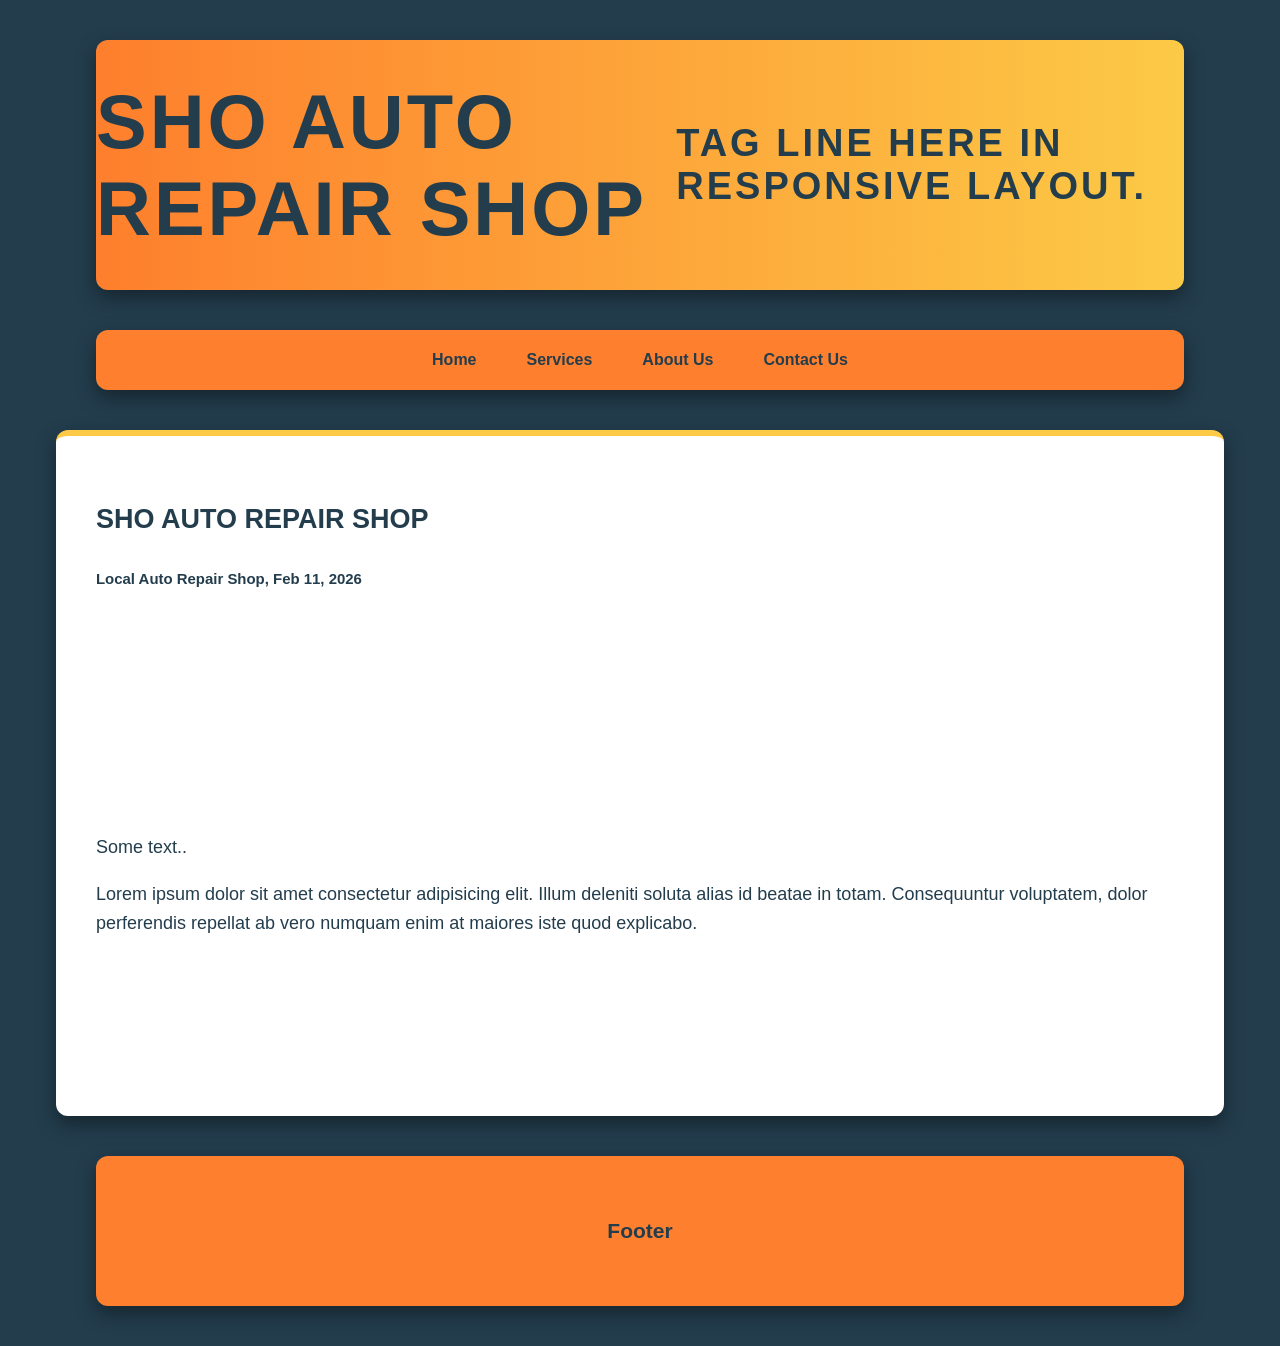
<file: Act 5/Activity5.html>
<!DOCTYPE html>
<html>
    <head>
        <title>Page Title</title>
        <link rel="stylesheet" href="stylev2.css">
    </head>

    <body>
        <!--Header-->
        <div class="header">
            <h1>SHO AUTO REPAIR SHOP</h1>
            <p>Tag line here in <b>Responsive</b> layout.</p>
        </div>

        <!--Navigation Bar-->
        <div class="navbar">
            <a href="#">Home</a>
            <a href="#">Services</a>
            <a href="#">About Us</a>
            <a href="#">Contact Us</a>
            
        </div>
        <div class="main">
            <h2>SHO AUTO REPAIR SHOP</h2>
            <h5>Local Auto Repair Shop, Feb 11, 2026</h5>
                <div class="Contenting" style="height:200px;">
                    
                </div>
            <p>Some text..</p>
                <p>Lorem ipsum dolor sit amet consectetur adipisicing elit. Illum deleniti soluta alias id beatae in totam. Consequuntur voluptatem, dolor perferendis repellat ab vero numquam enim at maiores iste quod explicabo.

                </p>

                <br>
        </div> <!--main ends here-->
        <div class="footer">
            <h2>Footer</h2>
        </div>
    </body>
</html>
</file>
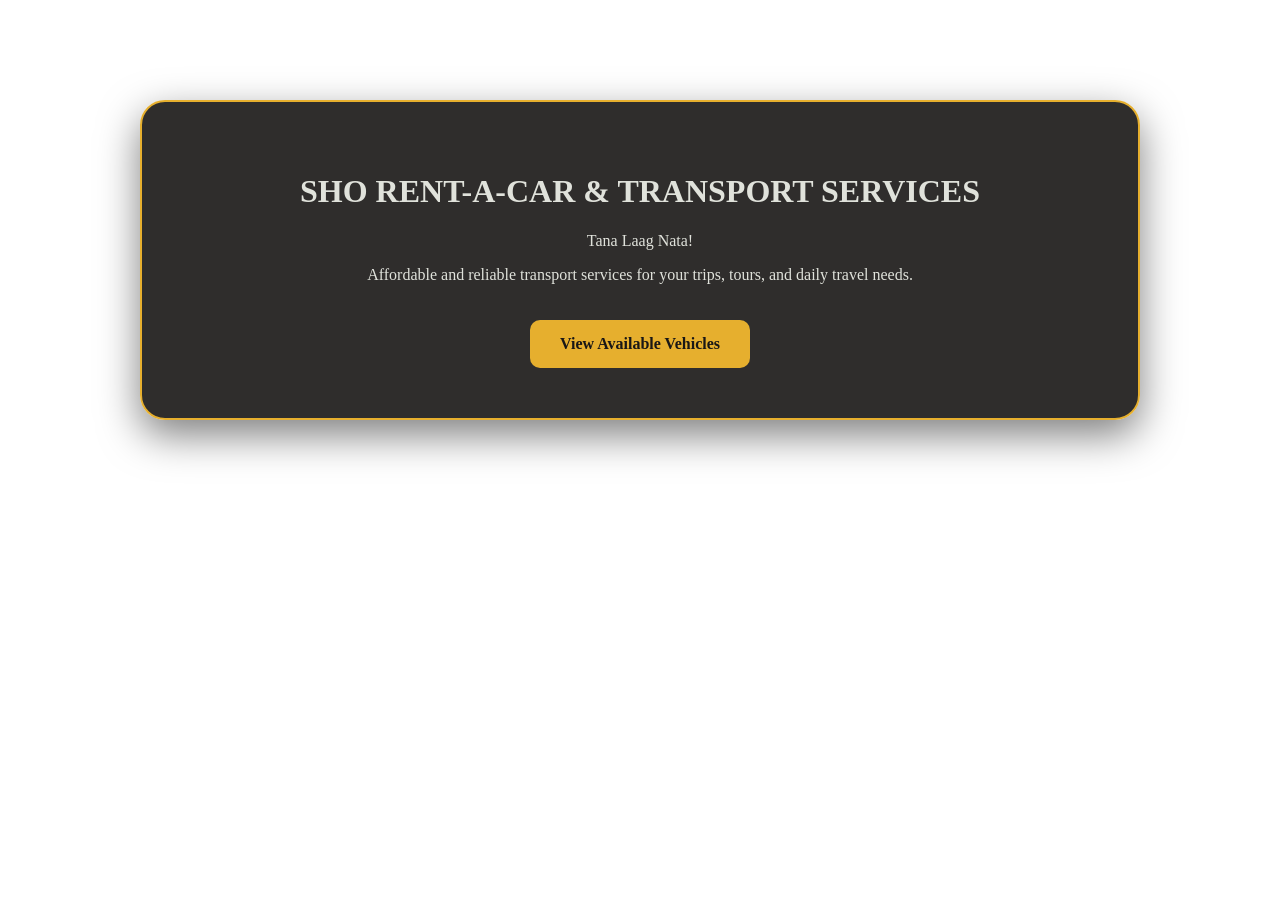
<file: Act 6/home.html>
<!DOCTYPE html>
<html>
<head>
    <link rel="stylesheet" href="styles.css">
</head>
<body style="background: transparent;">

<div class="home-container">
    <h1>SHO RENT-A-CAR & TRANSPORT SERVICES</h1>
    <p class="tagline">Tana Laag Nata!</p>
    <p class="description">
        Affordable and reliable transport services for your trips,
        tours, and daily travel needs.
    </p>
    <a href="products.html" class="cta-button">View Available Vehicles</a>
</div>

</body>
</html>
</file>
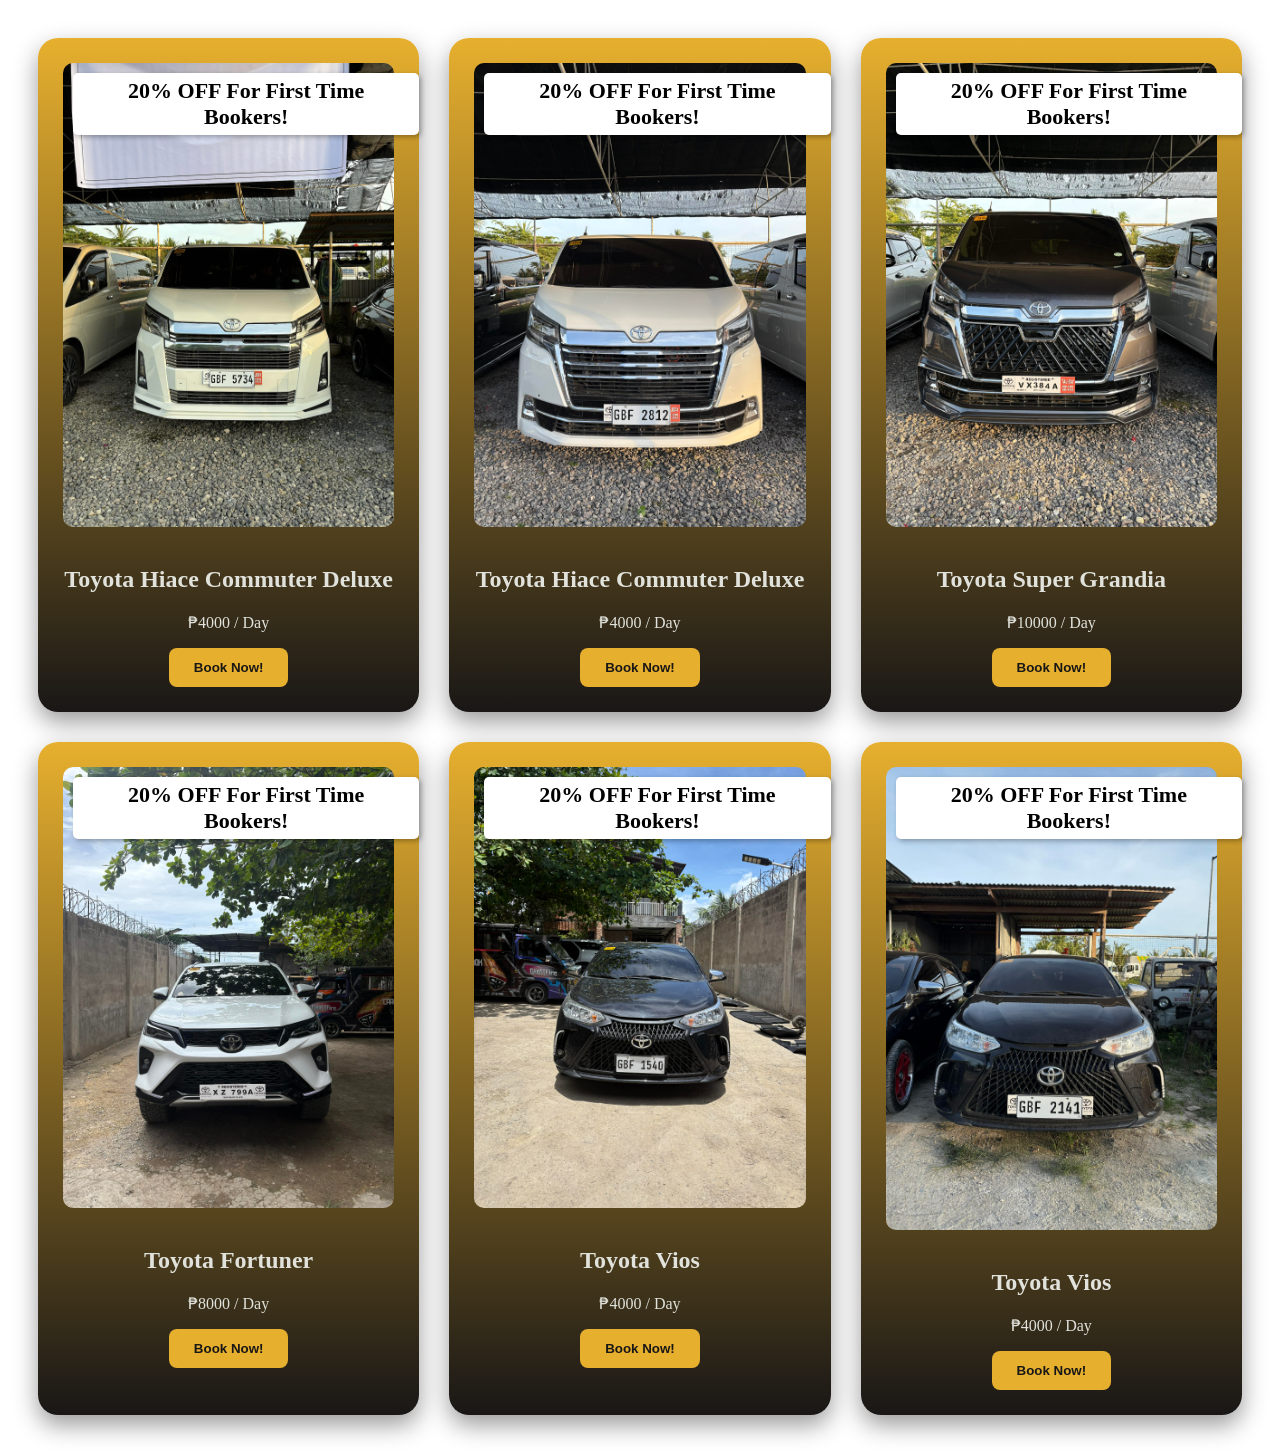
<file: Act 6/products.html>
<!DOCTYPE html>
<html>
<head>
    <title>Product Catalog</title>
    <link rel="stylesheet" href="stylesproducts.css">
</head>
<body>

<div class="products-container">
    <div class="product">
        <span class="promo">20% OFF For First Time Bookers!</span>
        <img src="Images/Face1.jpg" alt="Toyota Hiace">
        <h2>Toyota Hiace Commuter Deluxe</h2>
        <p>₱4000 / Day</p>
        <div class="Cart">
            <button>Book Now!</button>
        </div>
    </div>

    <div class="product">
        <span class="promo">20% OFF For First Time Bookers!</span>
        <img src="Images/Face2.jpg" alt="Toyota Hiace">
        <h2>Toyota Hiace Commuter Deluxe</h2>
        <p>₱4000 / Day</p>
        <div class="Cart">
            <button>Book Now!</button>
        </div>
    </div>

    <div class="product">
        <span class="promo">20% OFF For First Time Bookers!</span>
        <img src="Images/Face3.jpg" alt="Toyota Grandia">
        <h2>Toyota Super Grandia</h2>
        <p>₱10000 / Day</p>
        <div class="Cart">
            <button>Book Now!</button>
        </div>
    </div>

    <div class="product">
        <span class="promo">20% OFF For First Time Bookers!</span>
        <img src="Images/fort.jpg" alt="Toyota Hiace">
        <h2>Toyota Fortuner</h2>
        <p>₱8000 / Day</p>
        <div class="Cart">
            <button>Book Now!</button>
        </div>
    </div>

    <div class="product">
        <span class="promo">20% OFF For First Time Bookers!</span>
        <img src="Images/vios1.jpg" alt="Toyota Hiace">
        <h2>Toyota Vios</h2>
        <p>₱4000 / Day</p>
        <div class="Cart">
            <button>Book Now!</button>
        </div>
    </div>

    <div class="product">
        <span class="promo">20% OFF For First Time Bookers!</span>
        <img src="Images/vios2.jpg" alt="Toyota Grandia">
        <h2>Toyota Vios</h2>
        <p>₱4000 / Day</p>
        <div class="Cart">
            <button>Book Now!</button>
        </div>
    </div>
</div>

</body>
</html>
</file>
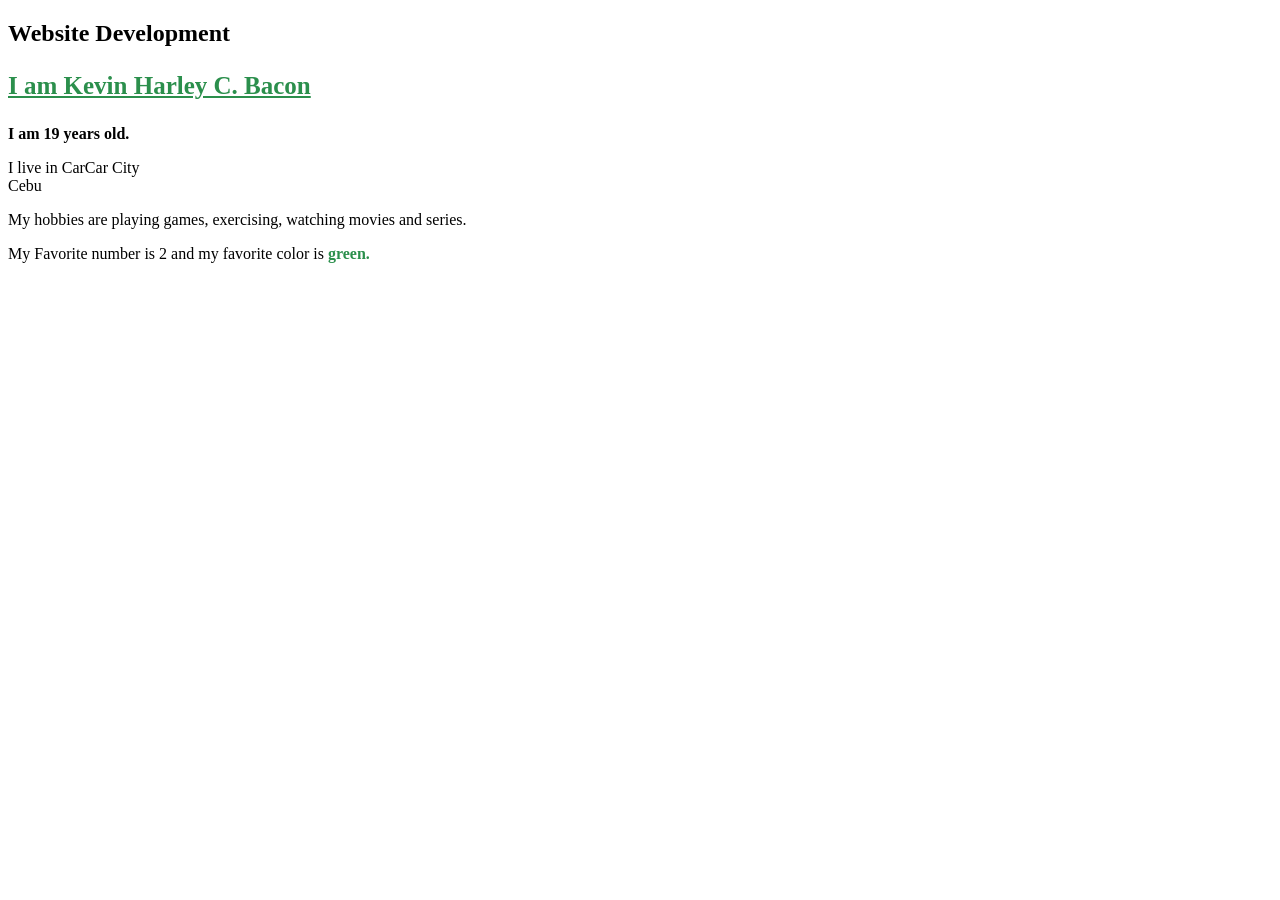
<file: Act1-4v2/activity1.html>
<!DOCTYPE html>
<html>
    <head>
        <title>Activity1</title>
    </head>
    <body>
        <h2>Website Development</h2>
        <p style="font-size: 25px;font-family: Tahoma, Geneva; font-weight: bold; color:rgb(43, 143, 76); text-decoration: underline; ">I am Kevin Harley C. Bacon</p>
        <p><b>I am 19 years old.</b></p>
        <p>I live in CarCar City<br>Cebu</p>
        <p>My hobbies are playing games, exercising, watching movies and series.</p>
        <p>My Favorite number is 2 and my favorite color is <b style="font-weight: bolder; color: rgb(43, 143, 76);">green.</b></p>
    </body>
</html>
</file>
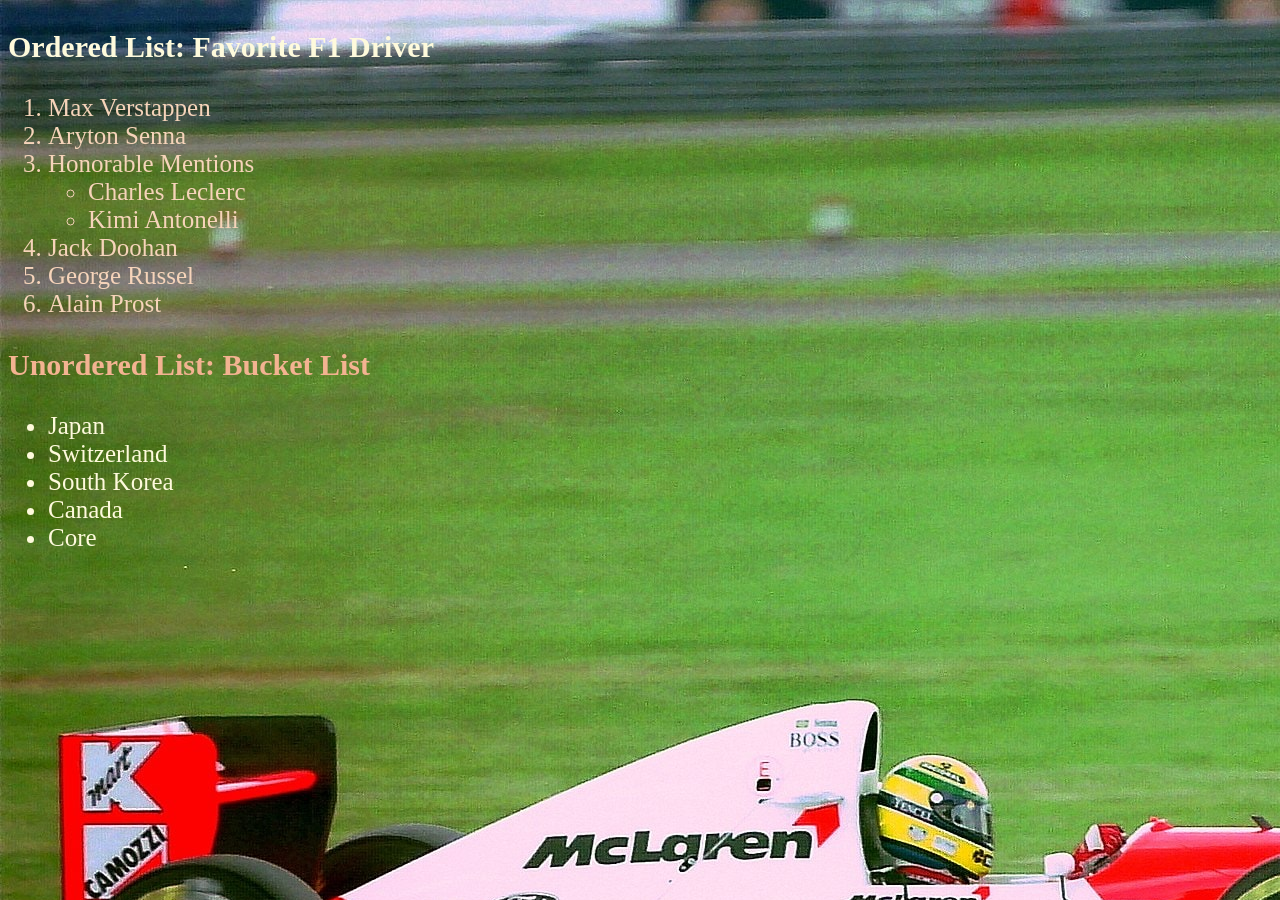
<file: Act1-4v2/activity2.html>
<!DOCTYPE html>
<html>
    <head>
        <title>Activity2</title>
    </head>
    <body style="background: url('IMAGES/SENNA.jpg') repeat;">
        <h3 style="color: #fefadc; font-size: 30px;">Ordered List: Favorite F1 Driver</h3>
        <ol style="color: #f6d4ba; font-size: 25px;">
        <li>Max Verstappen</li>
        <li>Aryton Senna</li>
        <li>Honorable Mentions</li>
            <ul>
                <li>Charles Leclerc</li>
                <li>Kimi Antonelli</li>
            </ul>
        <li>Jack Doohan</li>
        <li>George Russel</li>
        <li>Alain Prost</li>
        </ol>
        <h3 style="color: #f3b391; font-size: 30px;">Unordered List: Bucket List</h3>
        <ul style="color: #fefadc; font-size: 25px;">
            <li>Japan</li>
            <li>Switzerland</li>
            <li>South Korea</li>
            <li>Canada</li>
            <li>Core</li>
        </ul>

    </body>
</html>
</file>
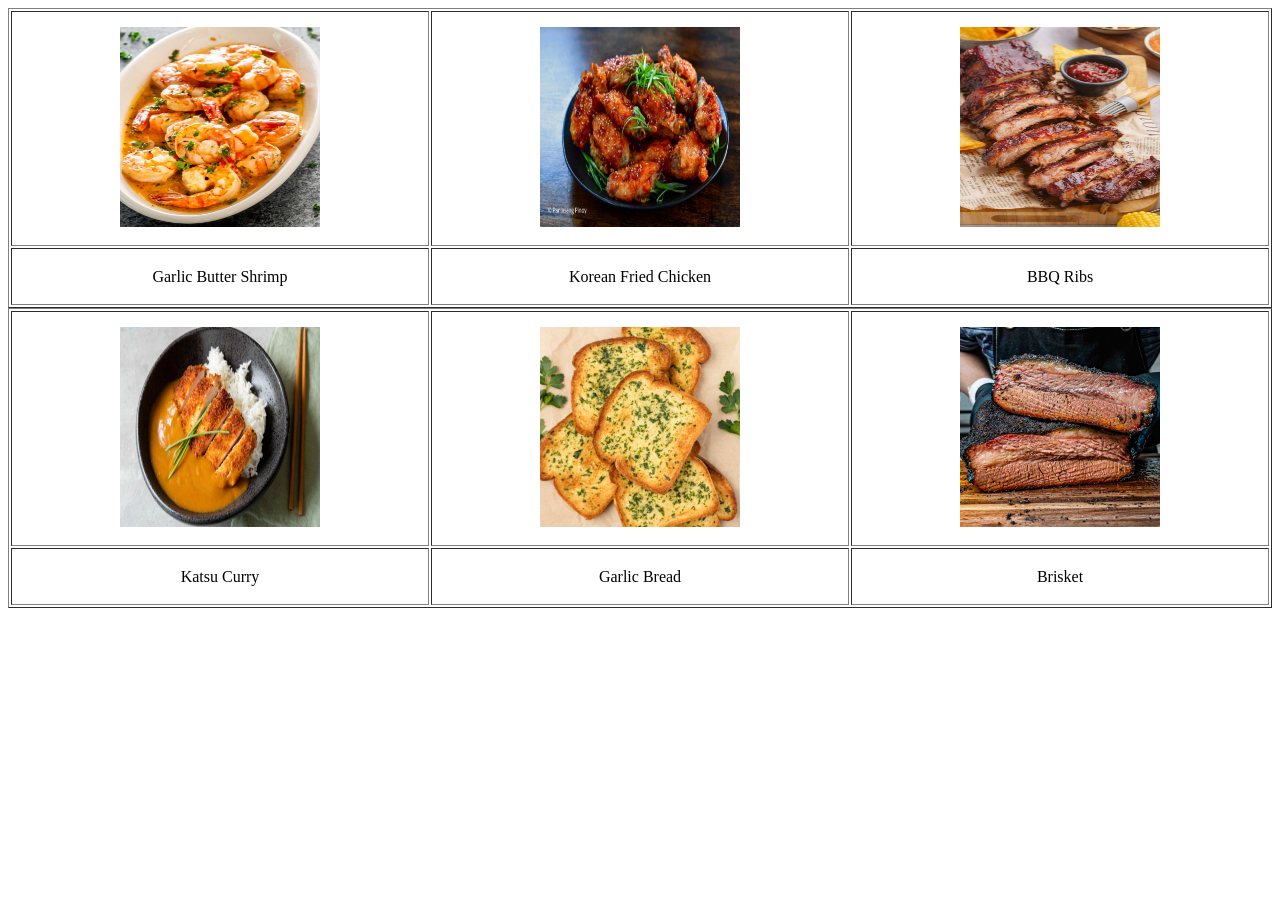
<file: Act1-4v2/activity3.html>
<!DOCTYPE html>
<html>
    <head>
        <title>activity3</title>
    </head>
    <body>
        <table border="1px" width="100%" height="300" style="text-align: center;">
            <tr height="200px">
                <td><img src="IMAGES/GBS.jpg" alt="GBS" width="200px" height="200px"></td>
                <td><img src="IMAGES/KFC.jpg" alt="KFC" width="200px" height="200px"></td>
                <td><img src="IMAGES/ribs.jpg" alt="ribs" width="200px" height="200px"></td>
            </tr>
            <tr height="50px">
                <td>Garlic Butter Shrimp</td>
                <td>Korean Fried Chicken</td>
                <td>BBQ Ribs</td>
            </tr>
             <table border="1px" width="100%" height="300" style="text-align: center;">
            <tr height="200px">
                <td><img src="IMAGES/curry.jpg" alt="curry" width="200px" height="200px"></td>
                <td><img src="IMAGES/GB.jpg" alt="GB" width="200px" height="200px"></td>
                <td><img src="IMAGES/brisket.jpg" alt="brisket" width="200px" height="200px"></td>
            </tr>
            <tr height="50px">
                <td>Katsu Curry</td>
                <td>Garlic Bread</td>
                <td>Brisket</td>
            </tr>
        </table>
    </body>
</html>
</file>
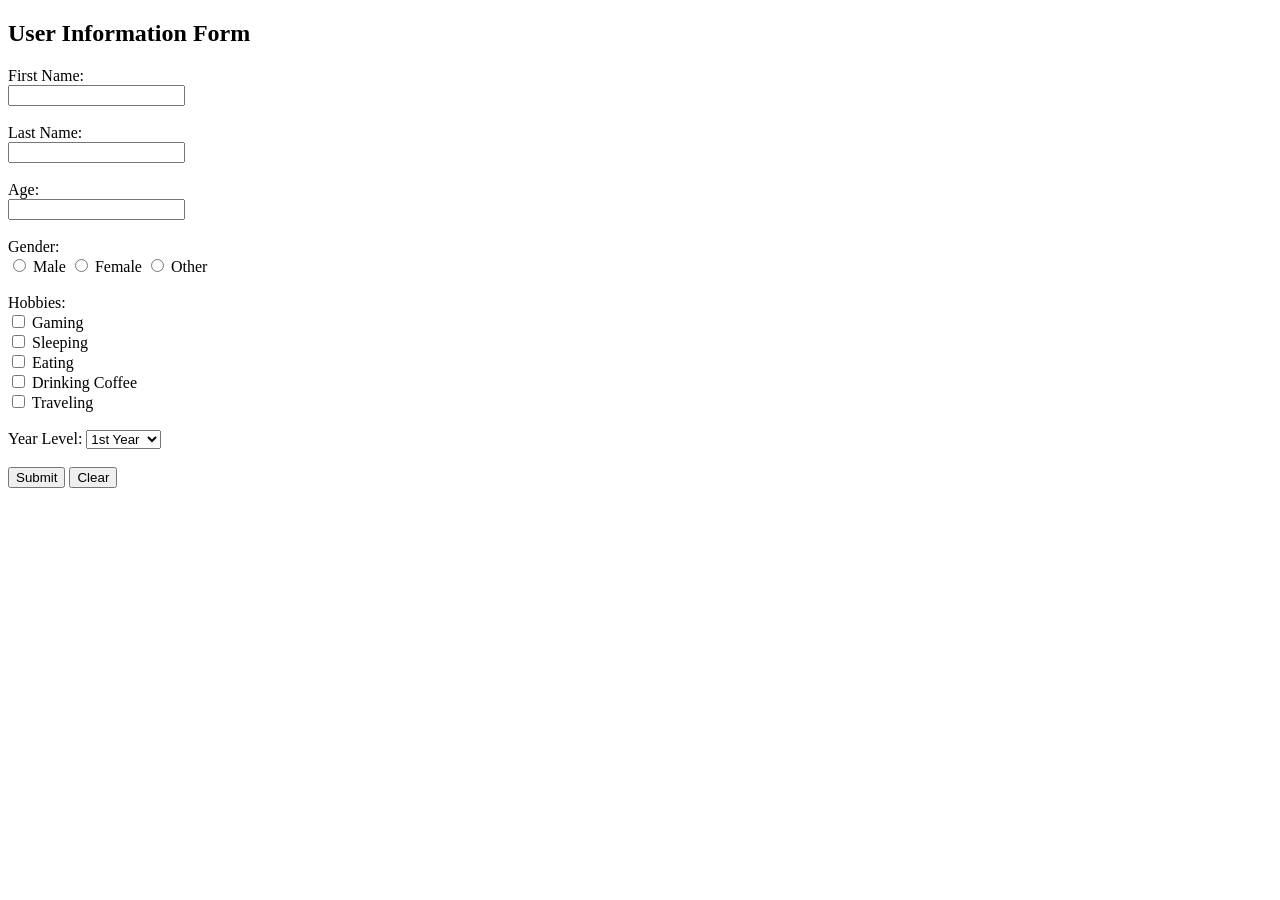
<file: Act1-4v2/activity4.html>
<!DOCTYPE html>
<html>
    <head>
        <title>Activity 4</title>
    </head>
    <body>
        <h2> User Information Form</h2>
        <form action="" method="post">
            <label for="fname">First Name:</label><br>
            <input type="text" id="fname" name="firstname" required><br><br>

            <label for="lname">Last Name:</label><br>
            <input type="text" id="lname" name="lastname" required><br><br>

            <label for="age">Age:</label><br>
            <input type="number" id="age" name="age"><br><br>

            <label>Gender:</label><br>
            <input type="radio" id="male" name="gender" value="male">
            <label for="male">Male</label>
            <input type="radio" id="female" name="gender" value="female">
            <label for="female">Female</label>
            <input type="radio" id="other" name="gender" value="other">
            <label for="other">Other</label><br><br>

            <label>Hobbies:</label><br>
            <input type="checkbox" id="hobby1" name="hobby" value="Gaming">
            <label for="hobby1">Gaming</label><br>
            <input type="checkbox" id="hobby2" name="hobby" value="Sleeping">
            <label for="hobby2">Sleeping</label><br>
            <input type="checkbox" id="hobby3" name="hobby" value="Eating">
            <label for="hobby3">Eating</label><br>
            <input type="checkbox" id="hobby4" name="hobby" value="Drinking Coffee">
            <label for="hobby4">Drinking Coffee</label><br>
            <input type="checkbox" id="hobby5" name="hobby" value="Traveling">
            <label for="hobby5">Traveling</label><br><br>

            <label for="year-level">Year Level:</label>
            <select id="year-level" name="year-level">
                <option value ="1st-year">1st Year</option>
                <option value ="2nd-year">2nd Year</option>
                <option value ="3rd-year">3rd Year</option>
                <option value ="4th-year">4th Year</option>
            </select><br><br>

            <button type="submit">Submit</button>
            <button type="reset">Clear</button>        
         </form>
    </body>
</html>
</file>
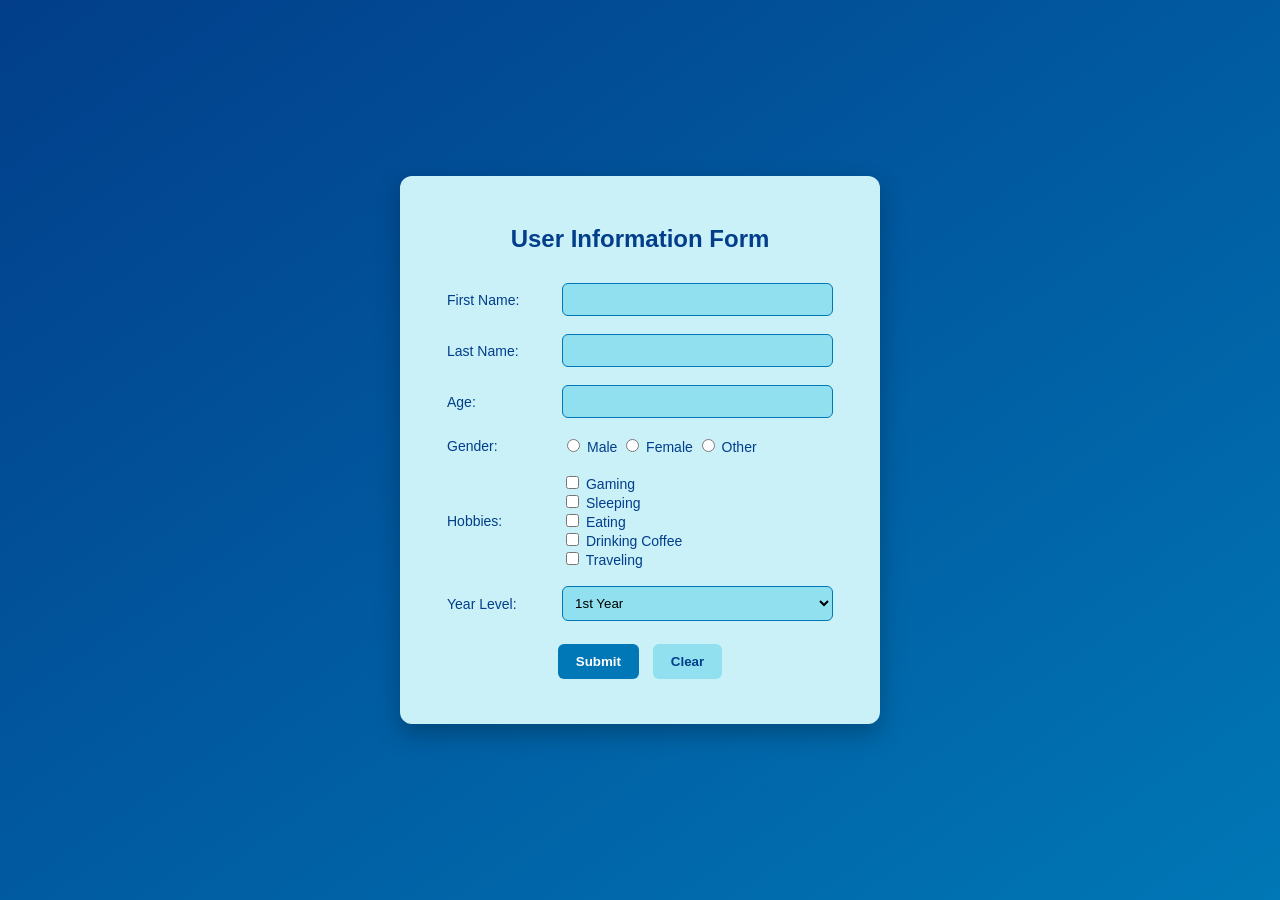
<file: Act1-4v2/activity4v2.html>
<!DOCTYPE html>
<html>
<head>
    <title>Activity 4</title>

    <style>
        body {
            margin: 0;
            height: 100vh;
            display: flex;
            justify-content: center;
            align-items: center;
            background: linear-gradient(to bottom right, #023e8a, #0077b6);
            font-family: Arial, sans-serif;
        }

        form {
            background-color: #caf0f8; /* Light sea foam */
            padding: 30px 40px;
            border-radius: 12px;
            box-shadow: 0 10px 25px rgba(0, 0, 0, 0.25);
            width: 400px;
        }

        h2 {
            text-align: center;
            color: #023e8a;
            margin-bottom: 20px;
        }

        table {
            width: 100%;
        }

        td {
            padding: 8px 5px;
            font-size: 14px;
            color: #023e8a;
        }

        input[type="text"],
        input[type="number"],
        select {
            width: 100%;
            padding: 8px;
            border-radius: 6px;
            border: 1px solid #0077b6;
            background-color: #90e0ef; /* Light aqua */
            box-sizing: border-box;
        }

        input[type="text"]:focus,
        input[type="number"]:focus,
        select:focus {
            outline: none;
            border: 1px solid #023e8a;
            box-shadow: 0 0 6px rgba(0, 119, 182, 0.6);
        }

        input[type="radio"],
        input[type="checkbox"] {
            accent-color: #0077b6;
        }

        button {
            padding: 10px 18px;
            border: none;
            border-radius: 6px;
            cursor: pointer;
            font-weight: bold;
            margin: 5px;
            transition: 0.3s ease;
        }

        button[type="submit"] {
            background-color: #0077b6;
            color: white;
        }

        button[type="submit"]:hover {
            background-color: #023e8a;
        }

        button[type="reset"] {
            background-color: #90e0ef;
            color: #023e8a;
        }

        button[type="reset"]:hover {
            background-color: #48cae4;
        }

    </style>
</head>

<body>

<form action="" method="post">
    <h2>User Information Form</h2>

    <table>
        <tr>
            <td>First Name:</td>
            <td><input type="text" name="firstname" required></td>
        </tr>

        <tr>
            <td>Last Name:</td>
            <td><input type="text" name="lastname" required></td>
        </tr>

        <tr>
            <td>Age:</td>
            <td><input type="number" name="age"></td>
        </tr>

        <tr>
            <td>Gender:</td>
            <td>
                <input type="radio" name="gender" value="male"> Male
                <input type="radio" name="gender" value="female"> Female
                <input type="radio" name="gender" value="other"> Other
            </td>
        </tr>

        <tr>
            <td>Hobbies:</td>
            <td>
                <input type="checkbox" name="hobby[]" value="Gaming"> Gaming<br>
                <input type="checkbox" name="hobby[]" value="Sleeping"> Sleeping<br>
                <input type="checkbox" name="hobby[]" value="Eating"> Eating<br>
                <input type="checkbox" name="hobby[]" value="Drinking Coffee"> Drinking Coffee<br>
                <input type="checkbox" name="hobby[]" value="Traveling"> Traveling
            </td>
        </tr>

        <tr>
            <td>Year Level:</td>
            <td>
                <select name="year-level">
                    <option>1st Year</option>
                    <option>2nd Year</option>
                    <option>3rd Year</option>
                    <option>4th Year</option>
                </select>
            </td>
        </tr>

        <tr>
            <td colspan="2" align="center">
                <button type="submit">Submit</button>
                <button type="reset">Clear</button>
            </td>
        </tr>
    </table>
</form>

</body>
</html>
</file>
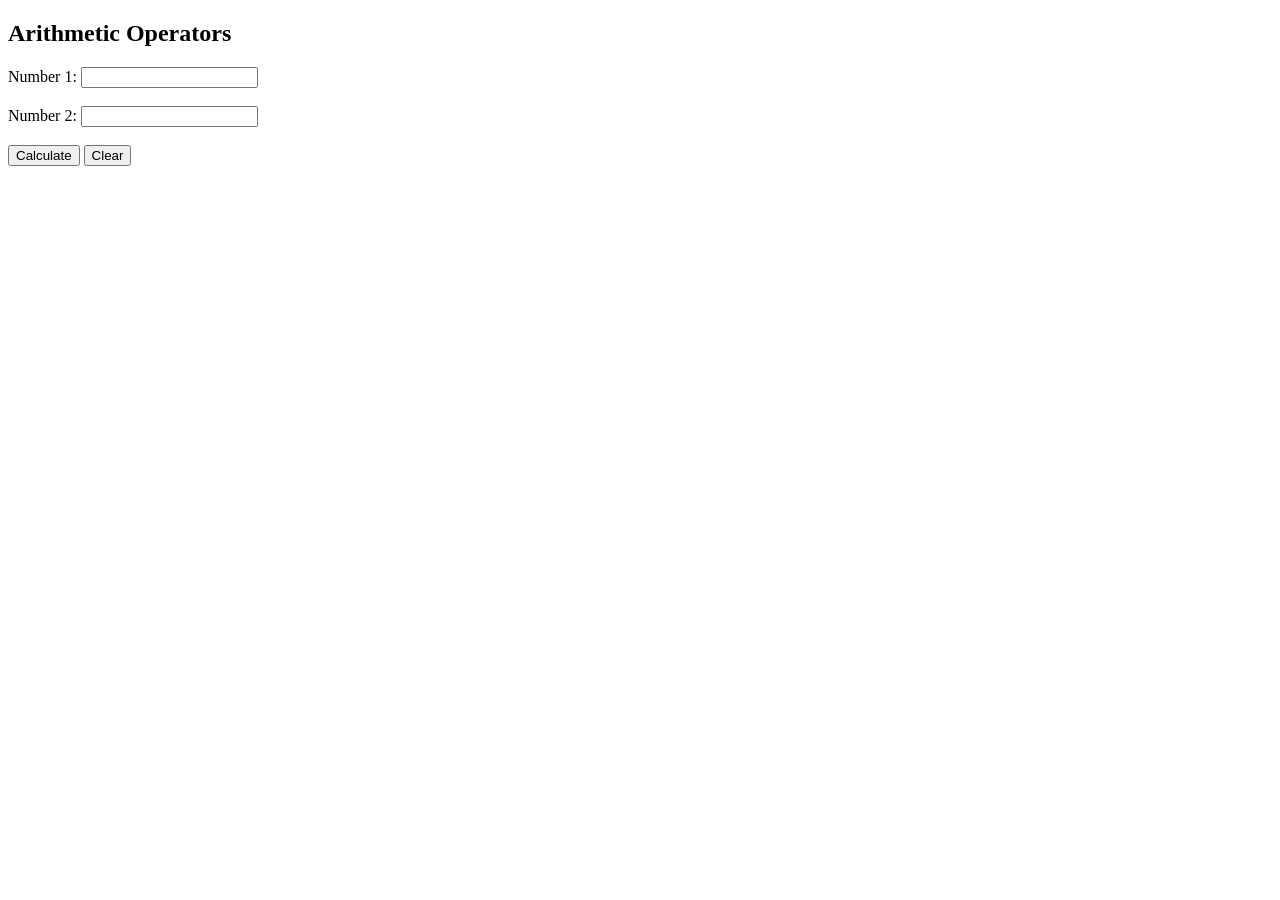
<file: Act7-10/activity10.html>
<!DOCTYPE html>
<html>
    <head>
        <title>Activity 10</title>
        <script src="script.js"></script>
    </head>
    <body>
        <h2>Arithmetic Operators</h2>
        <form id="sumForm">
            <label for="num1">Number 1:</label>
            <input type="text" id="num1" name="num1"><br><br>
            <label for="num2">Number 2:</label>
            <input type="text" id="num2" name="num2"><br><br>
            <button type="button" onclick="calculate()">Calculate</button>
            <button type="reset" onclick="clearFields()">Clear</button>
        </form>

        <p id="sum"></p>
        <p id="difference"></p>
        <p id="product"></p>
        <p id="quotient"></p>
        <p id="remainder"></p>
    </body>
</html>
</file>
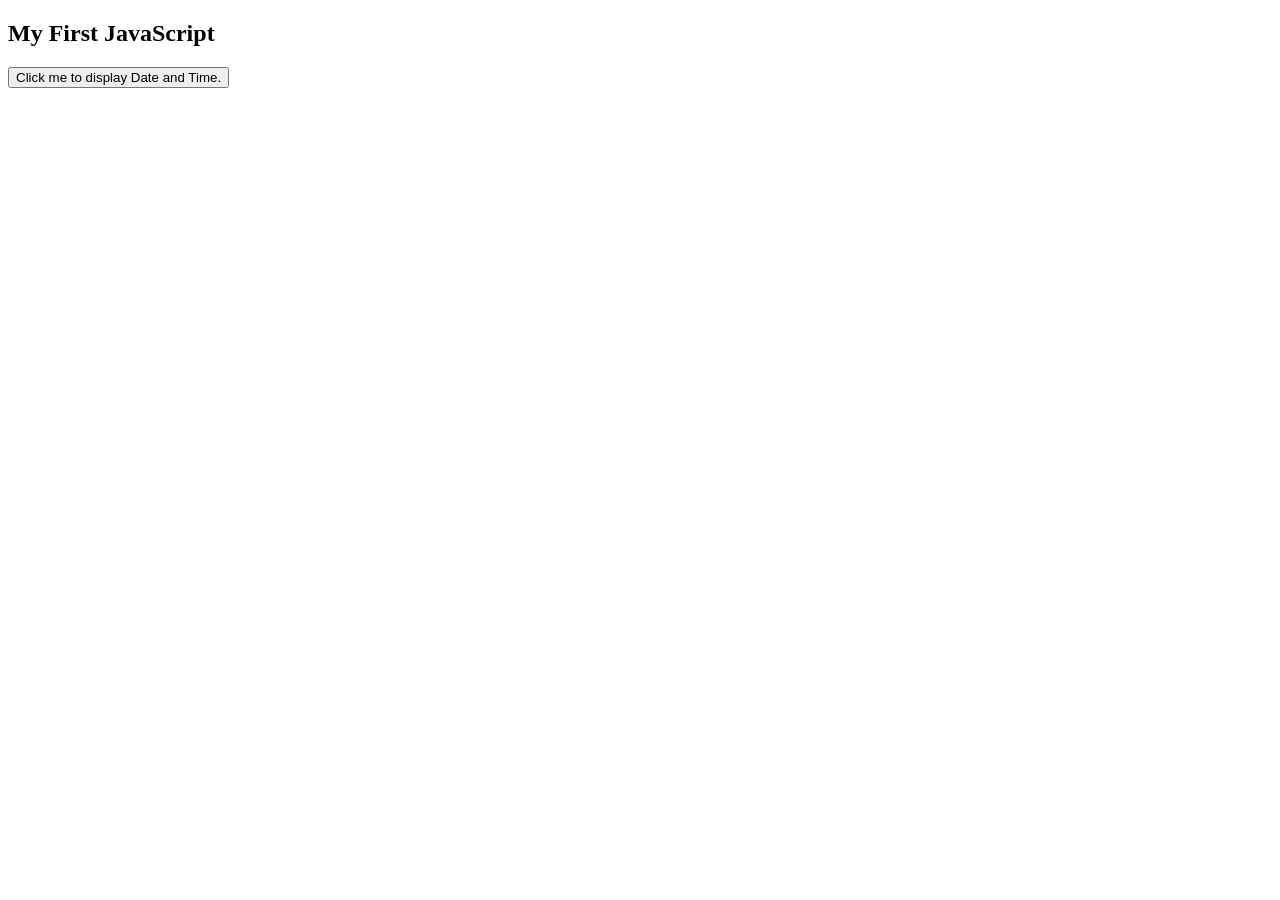
<file: Act7-10/activity7.html>
<!DOCTYPE html>
<html>
    <head>
        <title>JavaScript</title>
    </head>
    <body>
        <h2>My First JavaScript</h2>

        <button type="button" onclick="document.getElementById('demo').innerHTML = Date()">Click me to display Date and Time.</button>
        <p id="demo"></p>
    </body>
</html>
</file>
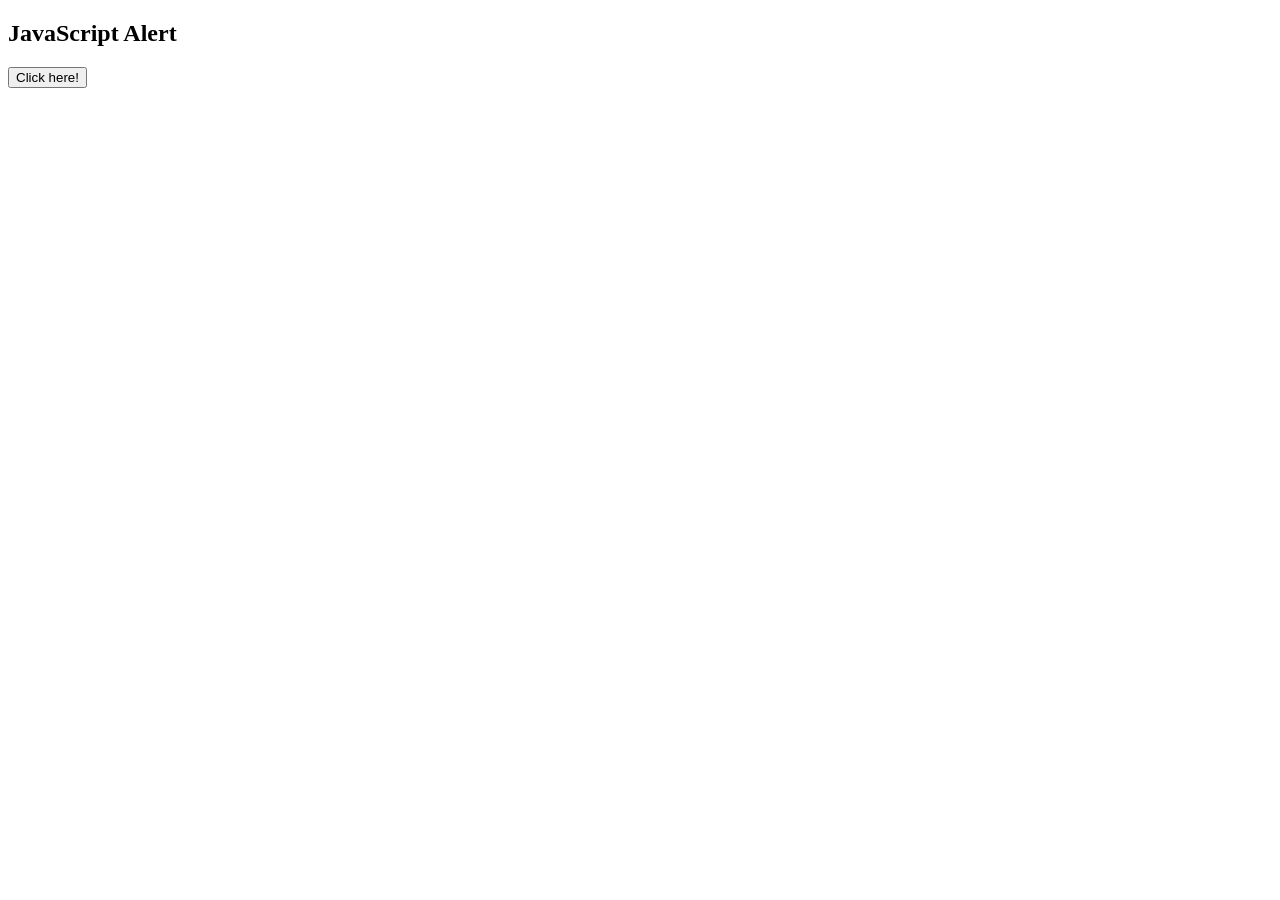
<file: Act7-10/activity8.html>
<!DOCTYPE html>
<html>
    <head>
        <title>Activity 8</title>
        <script>
            function myfunction(){
                var name = "Your name here";
                alert("Hi " + name + " I am an alert box!");
            }
        </script>
    </head>
    <body>
        <h2>JavaScript Alert</h2>
        <button onclick="myfunction()">Click here!</button>
    </body>
</html>
</file>
<file: portfolio.css>
/* ─── Reset & Base ─────────────────────────────────────────── */
*, *::before, *::after { box-sizing: border-box; margin: 0; padding: 0; }

:root {
  --bg: #f4f4f4;
  --bg-alt: #ffffff;
  --surface: #ffffff;
  --nav-bg: #1e2a38;
  --border: #e0e0e0;
  --text: #1a1a1a;
  --text-muted: #555555;
  --text-faint: #999999;
  --accent: #c9a84c;
  --accent-light: #e6c46a;
  --accent-dark: #a07c2a;
  --font-display: 'Cormorant Garamond', Georgia, serif;
  --font-body: 'DM Sans', sans-serif;
  --radius: 6px;
  --radius-lg: 14px;
  --shadow: 0 2px 12px rgba(0,0,0,0.08);
  --transition: 0.25s ease;
}

html { font-size: 16px; }

body {
  background: var(--bg);
  color: var(--text);
  font-family: var(--font-body);
  font-weight: 300;
  line-height: 1.7;
}

/* ─── Navigation ─────────────────────────────────────────────*/
.nav {
  position: fixed; top: 0; left: 0; right: 0; z-index: 100;
  display: flex; justify-content: space-between; align-items: center;
  padding: 0 3rem;
  height: 60px;
  background: var(--nav-bg);
  box-shadow: 0 2px 8px rgba(0,0,0,0.2);
}
.nav-name {
  font-family: var(--font-body);
  font-size: 1.1rem;
  font-weight: 500;
  color: #ffffff;
  letter-spacing: 0.01em;
}
.nav-links { display: flex; gap: 2rem; }
.nav-links a {
  font-size: 0.88rem;
  font-weight: 400;
  color: #cdd5de;
  text-decoration: none;
  transition: color var(--transition);
  letter-spacing: 0.02em;
}
.nav-links a:hover { color: var(--accent); }

/* ─── Sections ───────────────────────────────────────────────*/
.section {
  padding: 80px 2rem;
}
.section-alt { background: var(--bg-alt); }
.section-inner { max-width: 960px; margin: 0 auto; }

.section-label {
  font-size: 0.7rem;
  font-weight: 500;
  letter-spacing: 0.2em;
  text-transform: uppercase;
  color: var(--accent);
  margin-bottom: 0.6rem;
}
.section-heading {
  font-family: var(--font-display);
  font-size: clamp(1.8rem, 3.5vw, 2.8rem);
  font-weight: 400;
  color: var(--text);
  margin-bottom: 1rem;
  line-height: 1.2;
}
.section-sub {
  color: var(--text-muted);
  font-size: 0.92rem;
  margin-bottom: 2.5rem;
  max-width: 520px;
}

/* ─── Home ───────────────────────────────────────────────────*/
.home-section {
  min-height: 100vh;
  display: flex;
  align-items: center;
  justify-content: center;
  text-align: center;
  padding-top: 100px;
  background: var(--bg);
}
.home-inner { max-width: 600px; margin: 0 auto; }

.home-photo {
  position: relative;
  width: 150px; height: 150px;
  margin: 0 auto 2rem;
}
.home-photo img {
  width: 100%; height: 100%;
  border-radius: 50%;
  object-fit: cover;
  border: 3px solid var(--accent);
  display: block;
}
.home-photo.no-img img { display: none; }
.home-photo-fallback {
  position: absolute; inset: 0;
  display: flex; align-items: center; justify-content: center;
  border-radius: 50%;
  background: #e8e0d0;
  font-family: var(--font-display);
  font-size: 2.5rem;
  font-weight: 300;
  color: var(--accent);
}

.home-title {
  font-family: var(--font-display);
  font-size: clamp(2rem, 5vw, 3rem);
  font-weight: 600;
  color: var(--text);
  margin-bottom: 1rem;
  line-height: 1.2;
}
.home-sub {
  font-size: 0.95rem;
  color: var(--text-muted);
  margin-bottom: 1.75rem;
  line-height: 1.75;
}
.home-sub strong { color: var(--text); font-weight: 500; }

.home-tags {
  display: flex; flex-wrap: wrap;
  justify-content: center; gap: 8px;
}
.pill {
  font-size: 0.72rem;
  font-weight: 400;
  letter-spacing: 0.06em;
  text-transform: uppercase;
  padding: 5px 14px;
  border: 1px solid var(--accent);
  border-radius: 99px;
  color: var(--accent-dark);
  background: rgba(201,168,76,0.08);
}

/* ─── About ──────────────────────────────────────────────────*/
.about-grid {
  display: grid;
  grid-template-columns: 220px 1fr;
  gap: 3rem;
  align-items: start;
}
.photo-frame {
  position: relative;
  width: 200px; height: 240px;
  border-radius: var(--radius-lg);
  overflow: hidden;
  border: 1px solid var(--border);
  background: #e8e0d0;
  display: flex; align-items: center; justify-content: center;
  box-shadow: var(--shadow);
}
.photo-frame img {
  width: 100%; height: 100%;
  object-fit: cover; display: block;
}
.photo-frame.no-img img { display: none; }
.photo-placeholder {
  position: absolute;
  font-family: var(--font-display);
  font-size: 2.5rem; font-weight: 300;
  color: var(--accent); opacity: 0.5;
}
.about-text p {
  color: var(--text-muted);
  font-size: 0.95rem;
  margin-bottom: 1rem;
}
.about-stats {
  display: flex; gap: 2.5rem;
  margin-top: 1.75rem; padding-top: 1.75rem;
  border-top: 1px solid var(--border);
}
.astat { display: flex; flex-direction: column; }
.astat-num {
  font-family: var(--font-display);
  font-size: 2rem; font-weight: 400;
  color: var(--accent); line-height: 1;
}
.astat-lbl {
  font-size: 0.7rem; font-weight: 400;
  letter-spacing: 0.1em; text-transform: uppercase;
  color: var(--text-faint); margin-top: 4px;
}

/* ─── Activities ─────────────────────────────────────────────*/
.act-grid {
  display: grid;
  grid-template-columns: repeat(auto-fill, minmax(240px, 1fr));
  gap: 1.25rem;
}
.act-card {
  background: var(--surface);
  border: 1px solid var(--border);
  border-radius: var(--radius-lg);
  padding: 1.4rem;
  display: flex; flex-direction: column; gap: 0.75rem;
  box-shadow: var(--shadow);
  transition: box-shadow var(--transition), transform var(--transition), border-color var(--transition);
}
.act-card:hover {
  box-shadow: 0 6px 24px rgba(0,0,0,0.12);
  transform: translateY(-3px);
  border-color: var(--accent);
}
.act-header {
  display: flex; align-items: center;
  justify-content: space-between;
}
.act-num {
  font-family: var(--font-display);
  font-size: 1.5rem; font-weight: 300;
  color: var(--text-faint); line-height: 1;
}
.act-tag {
  font-size: 0.65rem; font-weight: 500;
  letter-spacing: 0.08em; text-transform: uppercase;
  padding: 3px 10px; border-radius: 99px;
  background: rgba(201,168,76,0.12);
  color: var(--accent-dark);
  border: 1px solid rgba(201,168,76,0.3);
}
.act-card h3 {
  font-family: var(--font-display);
  font-size: 1.05rem; font-weight: 400;
  color: var(--text);
}
.act-open-btn {
  display: inline-block;
  margin-top: auto;
  padding: 7px 16px;
  font-size: 0.72rem; font-weight: 500;
  letter-spacing: 0.08em; text-transform: uppercase;
  text-decoration: none;
  color: var(--accent-dark);
  border: 1px solid var(--accent);
  border-radius: var(--radius);
  background: rgba(201,168,76,0.07);
  transition: background var(--transition), color var(--transition);
  align-self: flex-start;
}
.act-open-btn:hover {
  background: var(--accent);
  color: #fff;
}

/* ─── Skills Progress Bars ───────────────────────────────────*/
.skills-progress {
  display: flex; flex-direction: column;
  gap: 2rem; max-width: 680px;
}

.skill-bar-header {
  display: flex; justify-content: space-between;
  align-items: baseline; margin-bottom: 8px;
}
.skill-bar-name {
  font-family: var(--font-display);
  font-size: 1.05rem; font-weight: 400; color: var(--text);
}
.skill-bar-pct {
  font-size: 0.78rem; font-weight: 500;
  color: var(--accent-dark); letter-spacing: 0.06em;
}
.skill-bar-track {
  width: 100%; height: 5px;
  background: var(--border);
  border-radius: 99px; overflow: hidden; margin-bottom: 6px;
}
.skill-bar-fill {
  height: 100%; width: 0%;
  background: linear-gradient(to right, var(--accent), var(--accent-light));
  border-radius: 99px;
}
.skill-bar-label {
  font-size: 0.78rem; color: var(--text-faint); line-height: 1.5;
}

/* ─── Contact ────────────────────────────────────────────────*/
.contact-grid {
  display: grid; grid-template-columns: 1fr 1fr;
  gap: 3rem; margin-bottom: 2.5rem;
}
.contact-details { display: flex; flex-direction: column; gap: 1.25rem; }
.c-item { display: flex; gap: 0.75rem; align-items: flex-start; }
.c-icon { font-size: 6px; color: var(--accent); margin-top: 9px; flex-shrink: 0; }
.c-lbl {
  display: block; font-size: 0.68rem; font-weight: 500;
  letter-spacing: 0.1em; text-transform: uppercase;
  color: var(--text-faint); margin-bottom: 2px;
}
.c-val { font-size: 0.9rem; color: var(--text-muted); text-decoration: none; transition: color var(--transition); }
a.c-val:hover { color: var(--accent-dark); }

.contact-form { display: flex; flex-direction: column; gap: 1.1rem; }
.form-group { display: flex; flex-direction: column; gap: 5px; }
.form-group label {
  font-size: 0.7rem; font-weight: 500;
  letter-spacing: 0.1em; text-transform: uppercase; color: var(--text-faint);
}
.form-group input, .form-group textarea {
  background: var(--bg);
  border: 1px solid var(--border);
  border-radius: var(--radius);
  padding: 11px 14px;
  color: var(--text);
  font-family: var(--font-body); font-size: 0.88rem; font-weight: 300;
  outline: none; transition: border-color var(--transition); resize: vertical;
}
.form-group input::placeholder, .form-group textarea::placeholder { color: var(--text-faint); }
.form-group input:focus, .form-group textarea:focus { border-color: var(--accent); }
.submit-btn {
  align-self: flex-start; padding: 11px 28px;
  background: var(--nav-bg); border: none;
  border-radius: var(--radius); color: #ffffff;
  font-family: var(--font-body); font-size: 0.82rem; font-weight: 400;
  letter-spacing: 0.08em; text-transform: uppercase;
  cursor: pointer; transition: background var(--transition);
}
.submit-btn:hover { background: var(--accent); }
.form-note { font-size: 0.82rem; color: var(--accent-dark); }

.map-wrap {
  border-radius: var(--radius-lg); overflow: hidden;
  border: 1px solid var(--border);
  box-shadow: var(--shadow);
}

/* ─── Footer ─────────────────────────────────────────────────*/
.footer {
  background: var(--nav-bg);
  padding: 1.5rem 2rem;
  text-align: center;
  font-size: 0.8rem;
  color: #8a9bac;
  letter-spacing: 0.04em;
}

/* ─── Responsive ─────────────────────────────────────────────*/
@media (max-width: 768px) {
  .nav { padding: 0 1.5rem; }
  .nav-links { gap: 1.25rem; }
  .nav-links a { font-size: 0.8rem; }
  .section { padding: 60px 1.5rem; }
  .about-grid { grid-template-columns: 1fr; }
  .photo-frame { width: 100%; height: 200px; }
  .contact-grid { grid-template-columns: 1fr; gap: 2rem; }
  .act-grid { grid-template-columns: 1fr 1fr; }
}
@media (max-width: 480px) {
  .act-grid { grid-template-columns: 1fr; }
  .nav-links { gap: 0.75rem; }
  .nav-links a { font-size: 0.75rem; }
}
</file>
<file: Act 6/styles.css>
/* Core Layout */
body {
    margin: 0;
    padding: 0;
    font-family: 'Times New Roman', Times, serif;
    color: #E0E2DB;
    background-color: #191716;
}

/* Header Section */
.header {
    width: 100%;
    height: 250px;
    background: linear-gradient(rgba(0,0,0,0.6), rgba(0,0,0,0.6)), url('Images/view.jpg');
    background-size: cover;
    background-position: center;
    border-radius: 0 0 20px 20px;
    display: flex;
    justify-content: center;
    align-items: center;
    box-shadow: 0 5px 15px rgba(0,0,0,0.4);
}

.headerlogo {
    display: flex;
    align-items: center;
    gap: 30px;
}

.header-text {
    display: flex;
    flex-direction: column;
    text-align: left;
}

.header-text h1 {
    font-size: 38px;
    margin: 0;
    color: #E6AF2E;
    text-shadow: 2px 2px 5px #000;
}

.header-text p {
    font-size: 20px;
    margin: 5px 0 0 0;
    color: #E0E2DB;
    font-weight: bold;
}

/* Navigation */
#nav {
    width: 80%;
    margin: 30px auto;
    background: linear-gradient(to top, #191716, #E6AF2E);
    border-radius: 50px;
    display: flex;
    justify-content: center;
    gap: 60px;
    padding: 15px 0;
    box-shadow: 0 5px 15px rgba(0,0,0,0.4);
}

#nav a {
    font-size: 20px;
    color: #E0E2DB;
    text-decoration: none;
    font-weight: bold;
    transition: 0.3s;
}

#nav a:hover {
    color: #191716;
    transform: scale(1.1);
}

/* Main Iframe Area */
.main {
    width: 90%;
    height: 800px;
    margin: 40px auto;
    border-radius: 20px;
    box-shadow: 0 10px 30px rgba(0,0,0,0.5);
    background-color: #222;
}

/* Home Container (Iframe Content) */
.home-container {
    width: 70%;
    margin: 100px auto;
    padding: 50px;
    text-align: center;
    background: rgba(25, 23, 22, 0.9);
    border: 2px solid #E6AF2E;
    border-radius: 25px;
    box-shadow: 0 15px 40px rgba(0,0,0,0.5);
}

.cta-button {
    display: inline-block;
    padding: 15px 30px;
    background-color: #E6AF2E;
    color: #191716;
    text-decoration: none;
    font-weight: bold;
    border-radius: 10px;
    transition: 0.3s;
    margin-top: 20px;
}

.cta-button:hover {
    background-color: #E0E2DB;
    transform: scale(1.05);
}

/* Footer */
.footer {
    width: 100%;
    padding: 30px 0;
    background-color: #e6af2eb6;
    color: #191716;
    text-align: center;
    font-weight: bold;
}
</file>
<file: Act 5/stylev2.css>
body{
    margin: 0;
    font-family: Arial, Helvetica, sans-serif;
    background-color: #233d4d; /* Deep steel blue background */
}

/* Shared Section Styling */
.header,
.navbar,
.main,
.footer{
    width: 85%;
    margin: 40px auto;
    border-radius: 12px;
    box-shadow: 0 8px 20px rgba(0, 0, 0, 0.4);
}

/* Header */
.header{
    height: 250px;
    background: linear-gradient(to right, #fe7f2d, #fcca46);
    color: #233d4d;
    display: flex;
    justify-content: center;
    align-items: center;
    font-size: 38px;
    font-weight: bold;
    letter-spacing: 3px;
    text-transform: uppercase;
}

/* Navbar */
.navbar{
    height: 60px;
    background-color: #fe7f2d;
    display: flex;
    justify-content: center;
    align-items: center;
    gap: 50px;
}

.navbar a{
    text-decoration: none;
    color: #233d4d;
    font-weight: bold;
    font-size: 16px;
    transition: 0.3s ease;
}

.navbar a:hover{
    color: white;
    border-bottom: 2px solid #233d4d;
    padding-bottom: 4px;
}

/* Main Content */
.main{
    min-height: 600px;
    background-color: #ffffff;
    padding: 40px;
    color: #233d4d;
    font-size: 18px;
    line-height: 1.6;
    border-top: 6px solid #fcca46;
}

/* Footer */
.footer{
    height: 150px;
    background-color: #fe7f2d;
    color: #233d4d;
    display: flex;
    justify-content: center;
    align-items: center;
    font-size: 14px;
    font-weight: bold;
}
</file>
<file: Act 6/stylesproducts.css>
body {
    background-color: transparent;
    font-family: 'Times New Roman', serif;
    color: #E0E2DB;
}

.products-container {
    display: grid;
    /* This forces exactly 3 columns on large screens */
    grid-template-columns: repeat(3, 1fr); 
    gap: 30px;
    padding: 30px;
}

.product {
    position: relative; /* Added to keep promo badge inside the card */
    background: linear-gradient(to top, #191716, #E6AF2E);
    border-radius: 20px;
    padding: 25px;
    text-align: center;
    color: #E0E2DB;
    box-shadow: 0 10px 25px rgba(0,0,0,0.4);
    transition: transform 0.3s;
}

.product:hover {
    transform: translateY(-10px);
    box-shadow: 0 0 20px #E6AF2E;
}

.product img {
    width: 100%;
    border-radius: 10px;
    margin-bottom: 15px;
}

.promo {
    position: absolute;
    top: 35px; /* Adjusted from bottom to top so it doesn't cover text */
    left: 35px;
    background: white;
    color: black;
    padding: 5px 12px;
    font-weight: bold;
    border-radius: 5px;
    font-size: 22px;
    box-shadow: 2px 2px 5px rgba(0,0,0,0.3);
}

.Cart button {
    background-color: #E6AF2E;
    color: #191716;
    border: none;
    padding: 12px 25px;
    border-radius: 8px;
    font-weight: bold;
    cursor: pointer;
    transition: 0.3s;
}

.Cart button:hover {
    background-color: #E0E2DB;
}
</file>
